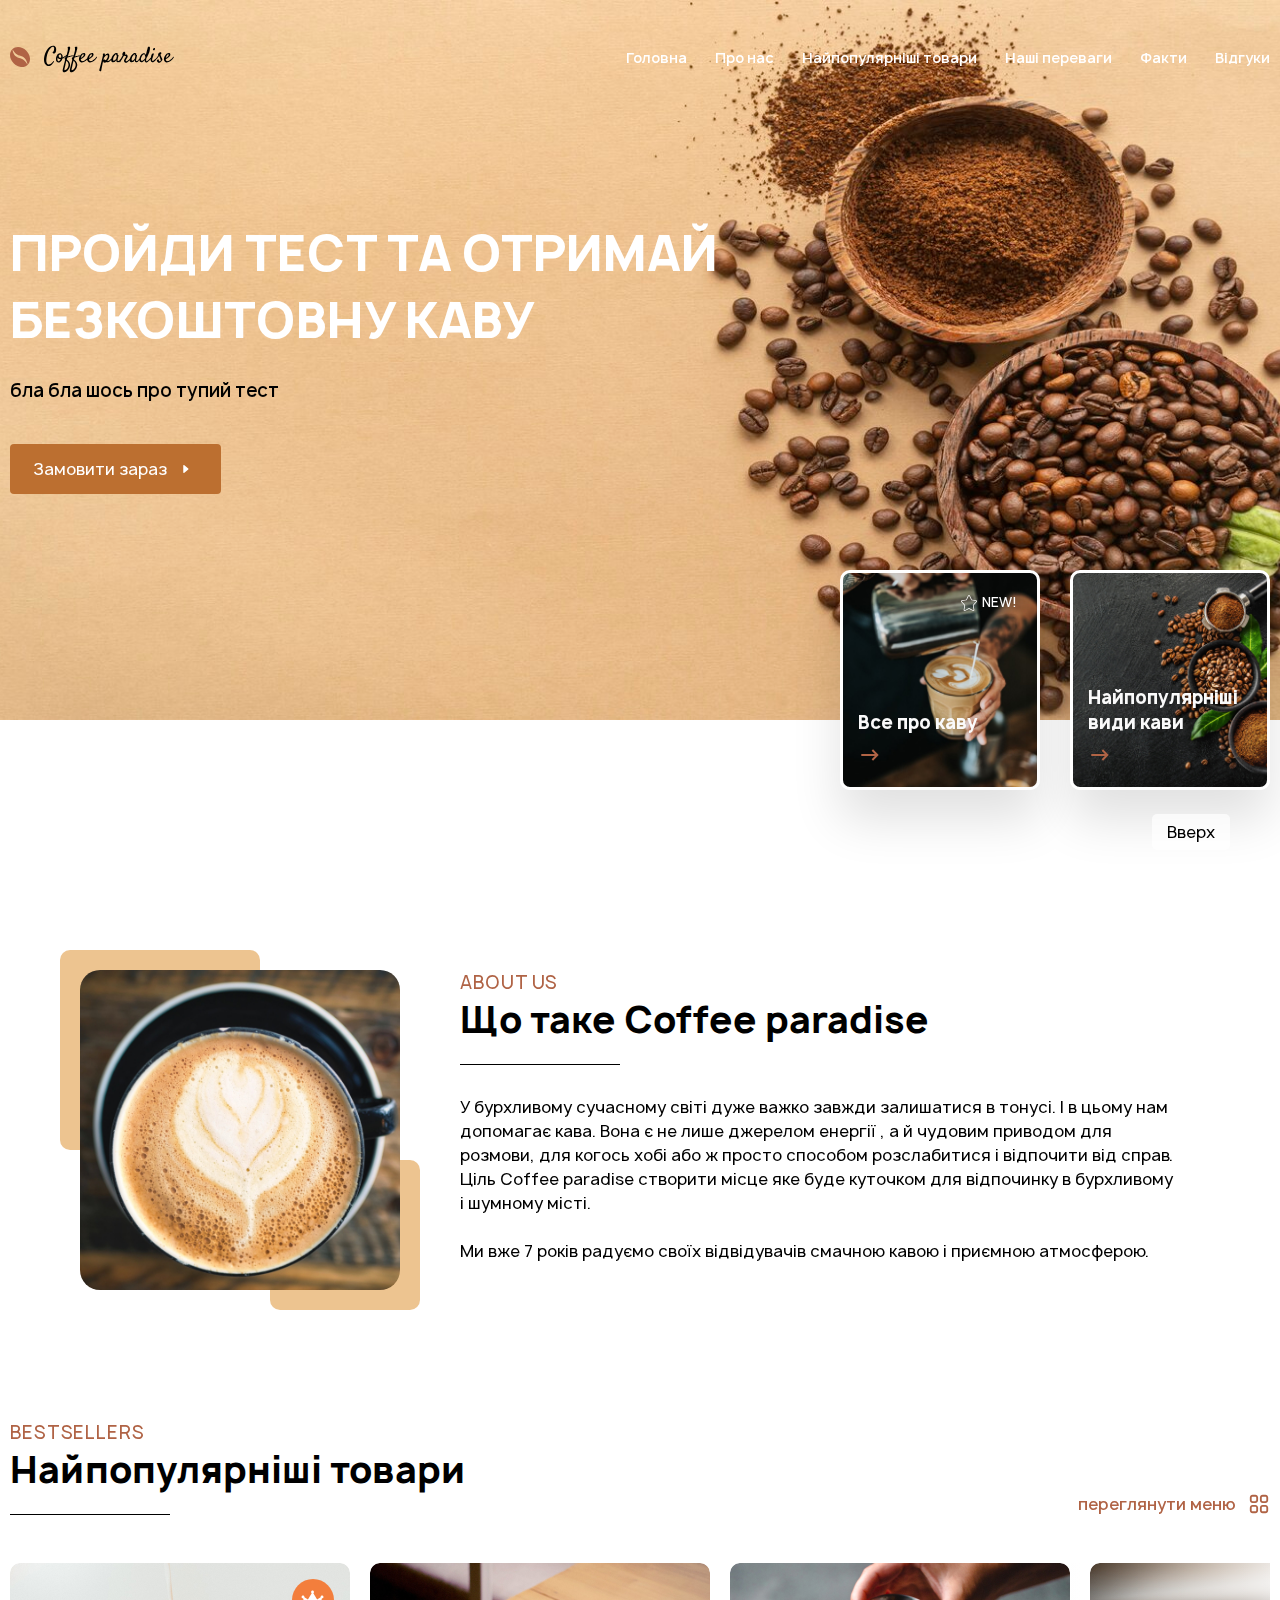
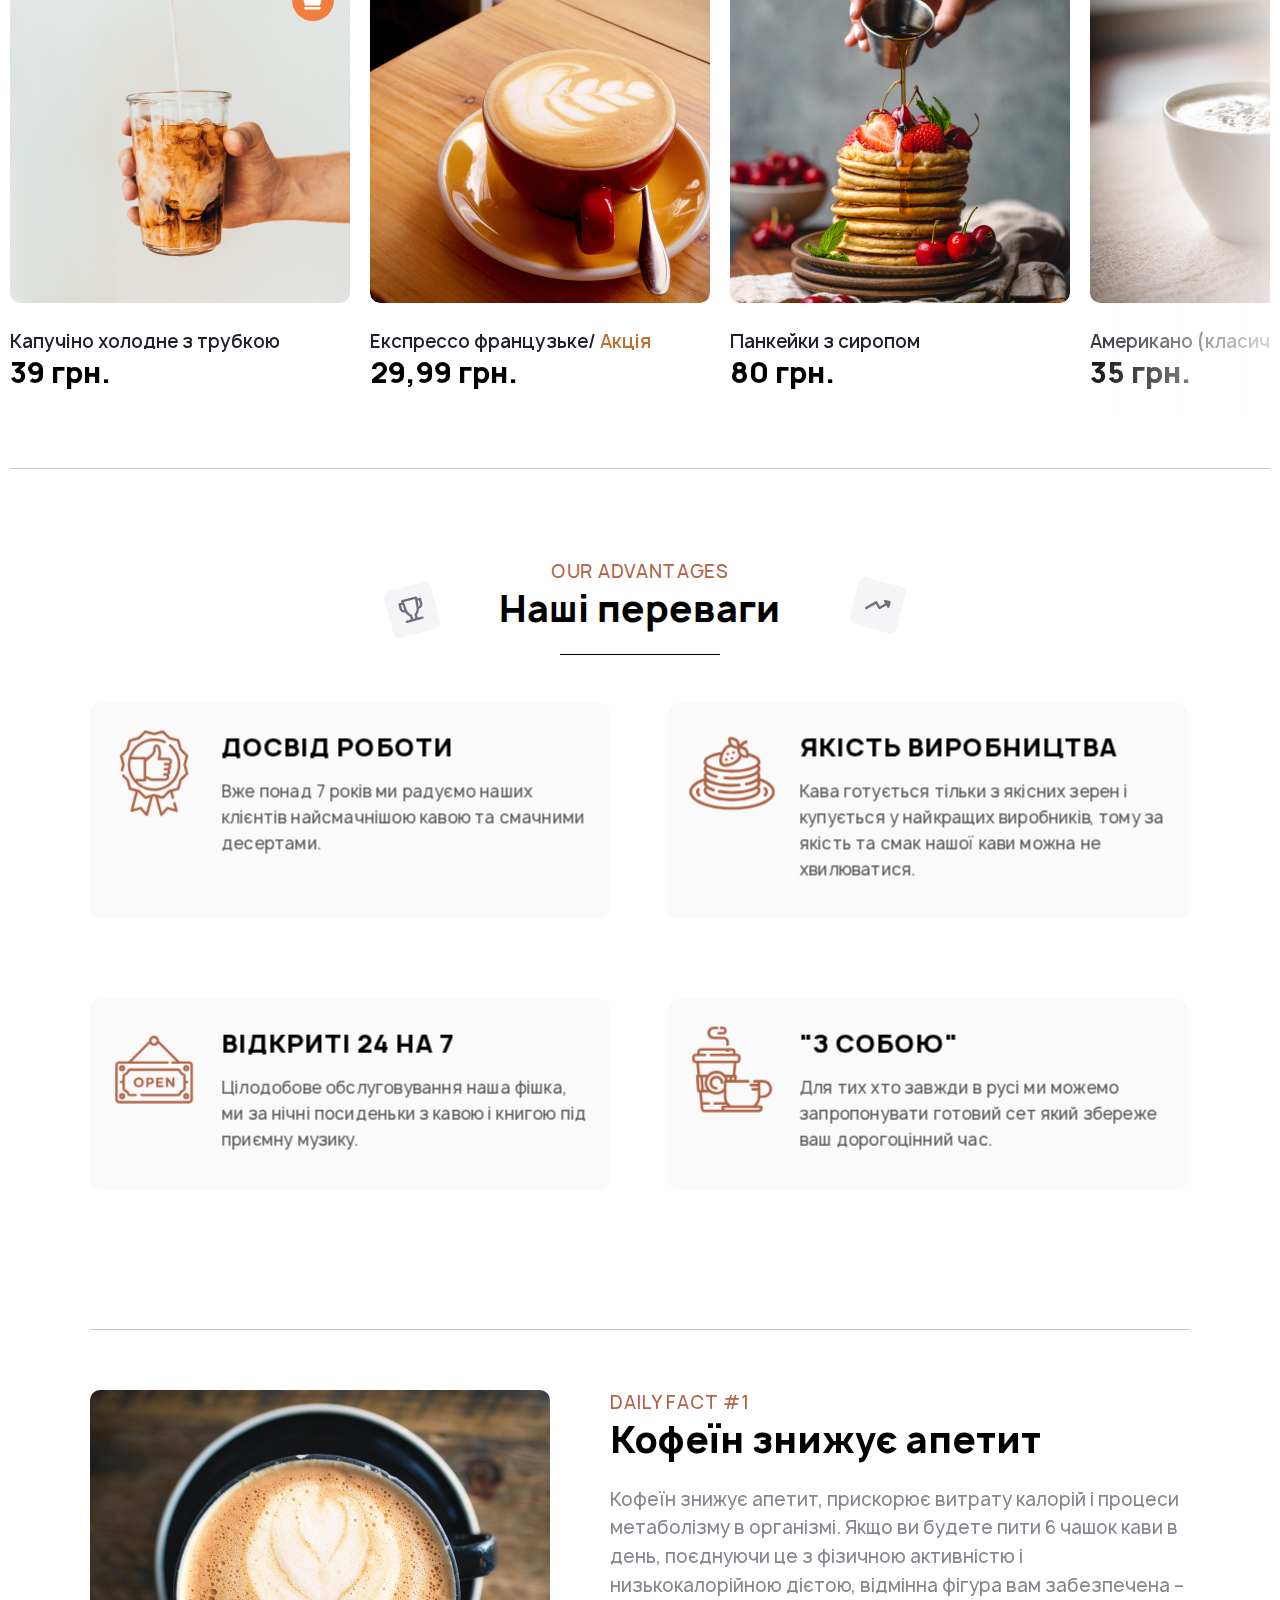
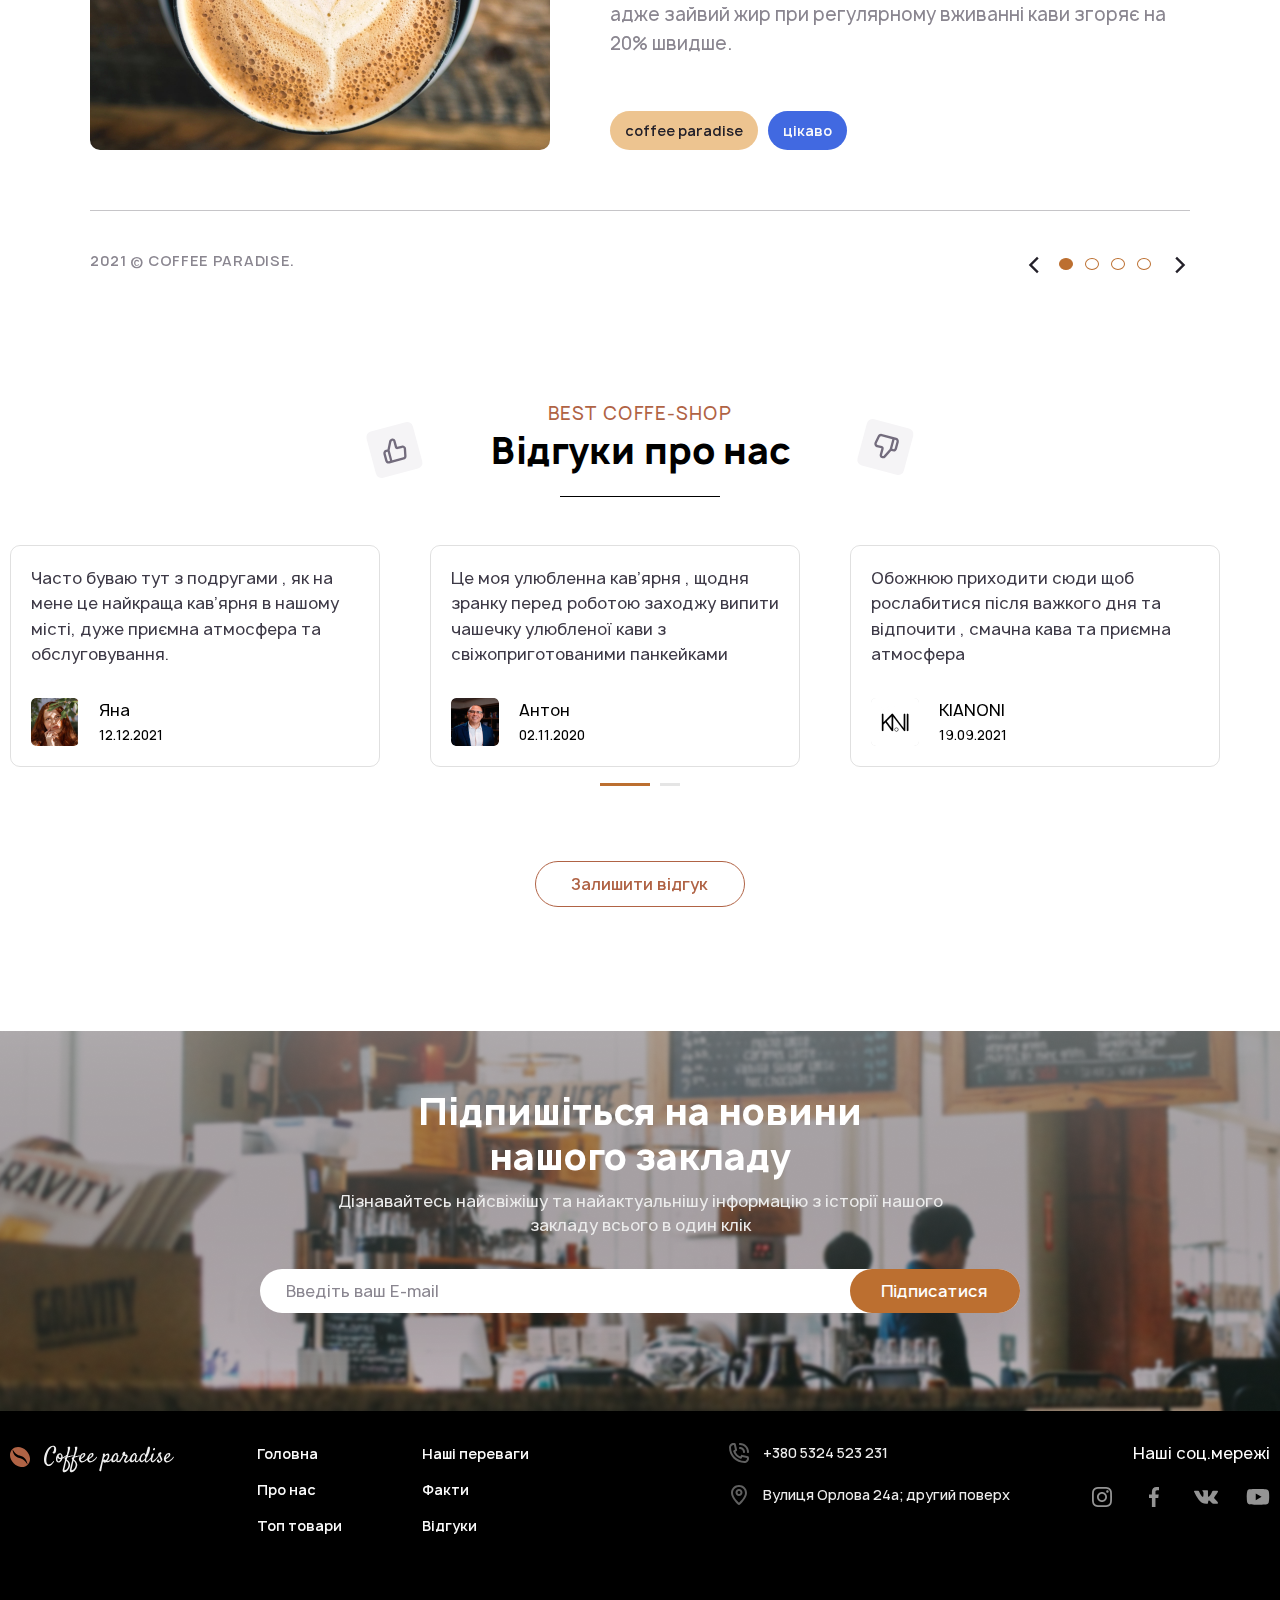
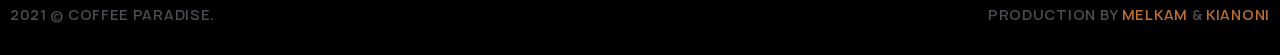
<file: index.html>
<!DOCTYPE html>
<html lang="ua">
<head>
    <meta charset="UTF-8">
    <meta http-equiv="X-UA-Compatible" content="IE=edge">
    <meta name="viewport" content="width=device-width, initial-scale=1.0">
    <title>Coffee Paradise</title>
    
    <link rel="stylesheet" href="css/owl.carousel.min.css">
    <link rel="stylesheet" href="css/style.css">
</head>
<body>
    <header class="header">
        <div class="container header__container">
            <a href="#" class="site__logo">
                <img src="img/icons/logo-dark.svg" alt="logo">
            </a>
            <div class="navbar">
                <div class="navbar__icon">
                    <span></span>
                </div>

                <div class="navbar__body">
                    <ul class="nav">
                        <li class="nav__item">
                            <a data-goto=".hero" href="#" class="nav__link active">Головна</a>
                        </li>
                        <li class="nav__item">
                            <a data-goto=".about" href="#" class="nav__link">Про нас</a>
                        </li>
                        <li class="nav__item">
                            <a data-goto=".bestsellers" href="#" class="nav__link">Найпопулярніші товари</a>
                        </li>
                        <li class="nav__item">
                            <a data-goto=".advantages" href="#" class="nav__link">Наші переваги</a>
                        </li>
                        <li class="nav__item">
                            <a data-goto=".facts" href="#" class="nav__link">Факти</a>
                        </li>
                        <li class="nav__item">
                            <a data-goto=".reviews" href="#" class="nav__link">Відгуки</a>
                        </li>
                    </ul>
                </div>
            </div>
        </div>
        
    </header>

    <section class="hero-section hero" id="hero">
        <div class="container">

            <div class="hero__image">
                <img src="img/coffeebreak.svg" alt="">
            </div>

            <div class="hero__content">
                <div class="hero__text">
                    <h1 class="hero-title">ПРОЙДИ ТЕСТ ТА ОТРИМАЙ БЕЗКОШТОВНУ КАВУ</h1>
                    <p class="hero-subtitle"> бла бла шось про тупий тест </p>
                </div>

                <button class="hero-btn"><a href="quiz.html">Замовити зараз <span><img src="img/icons/menu-down.svg" alt=""></span></a></button>
            </div>
        </div>
    </section>
    
    <section class="widgets">
        <div class="container widgets-container">
            <div class="widgets__group">
                <a href="##">
                    <div class="widget" style="background-image: url(img/widget__img_1.jpg);">
                        <small class="badge-new">
                            <span class="star">
                                <?xml version="1.0" ?>
                                <svg data-name="Livello 1" id="Livello_1" viewBox="0 0 128 128" xmlns="http://www.w3.org/2000/svg"><title/><path d="M125.48,56.91a8.88,8.88,0,0,0-5-15L88.33,37a2.85,2.85,0,0,1-2.15-1.62L72,5.11a8.84,8.84,0,0,0-16,0L41.82,35.4A2.85,2.85,0,0,1,39.67,37L7.52,41.95a8.88,8.88,0,0,0-5,15l23.63,24.3a2.9,2.9,0,0,1,.78,2.47l-5.53,34a8.85,8.85,0,0,0,13,9.19l28.21-15.65a2.81,2.81,0,0,1,2.75,0h0l28.21,15.65a8.85,8.85,0,0,0,13-9.19l-5.53-34a2.89,2.89,0,0,1,.78-2.47ZM95.16,84.65l5.53,34a2.82,2.82,0,0,1-1.18,2.82,2.77,2.77,0,0,1-3,.16L68.29,106h0a8.78,8.78,0,0,0-8.57,0L31.51,121.63a2.78,2.78,0,0,1-3-.16,2.82,2.82,0,0,1-1.18-2.82l5.53-34A8.92,8.92,0,0,0,30.45,77L6.82,52.73a2.84,2.84,0,0,1-.66-2.93,2.79,2.79,0,0,1,2.27-1.92l32.15-4.93a8.84,8.84,0,0,0,6.67-5L61.42,7.65a2.84,2.84,0,0,1,5.16,0l14.17,30.3a8.84,8.84,0,0,0,6.68,5l32.15,4.93a2.79,2.79,0,0,1,2.27,1.92,2.84,2.84,0,0,1-.66,2.93L97.55,77A8.92,8.92,0,0,0,95.16,84.65Z"/></svg>
                            </span>
                            new!
                        </small>
                        <div class="widget__content">
                            <p>Все про каву</p>
                        </div>
                        <div class="arrow">
                            <img src="img/icons/arrow-right.svg" alt="">
                        </div>
                    </div>
                </a>
               <a href="##">
                    <div class="widget" style="background-image: url(img/widget__img_2.jpg);">
                        <div class="widget__content">
                            <p>Найпопулярніші види кави</p>
                        </div>
                        <div class="arrow">
                            <img src="img/icons/arrow-right.svg" alt="">
                        </div>
                    </div>
               </a>
            </div>
        </div>
    </section>

    <section class="about-section" id="about">
        <div class="container">
            <div class="about">
                <div class="about__img">
                    <div class="img__wrap">
                        <img src="img/slider__img_2.jpg" alt="">
                    </div>
                </div>
                <div class="about__content">
                   <div class="section__title">
                        <small class="section-subtitle">about us</small>
                        <h2 class="section-title">Що таке Coffee paradise</h2>
                   </div>
                    
                        <div class="quote-line"></div>
                    
                        У бурхливому сучасному світі дуже важко завжди залишатися в тонусі. І в цьому нам допомагає кава. Вона є не лише джерелом енергії , а й чудовим приводом для розмови, для когось хобі або ж просто способом розслабитися і відпочити від справ. Ціль Coffee paradise створити місце яке буде куточком для відпочинку в бурхливому і шумному місті.
                        <br>
                        <br>
                        Ми вже 7 років радуємо своїх відвідувачів смачною кавою і приємною атмосферою.

                    </div>
                </div>
            </div>
        </div>
    </section>

    <section class="bestsellers-section bestsellers" id="bestsellers">
        <div class="container">
            <div class="bestsellers__title">
                <div class="section__title">
                    <small class="section-subtitle">bestsellers</small>
                    <h2 class="section-title">Найпопулярніші товари</h2>
                </div>
                <a href="##" class="menu-btn">
                    <p>переглянути меню</p>
                    <span><img src="img/icons/ic24-view-boxes.svg" alt=""></span>
                </a>
            </div>

            <div class="bestsellers__carousel">
                <div class="carousel owl-carousel">
                    <div class="carousel__item">
                        <div class="carousel__img hot">
                            <img src="img/bestsellers__img_1.jpg" alt="">
                        </div>
                        <div class="carousel__details details">
                            <h4 class="details__title">Капучіно холодне з трубкою</h4>
                            <h2 class="details__cost">39 грн.</h2>>
                        </div>
                    </div>
                    <div class="carousel__item">
                        <div class="carousel__img">
                            <img src="img/bestsellers__img_2.jpg" alt="">
                        </div>
                        <div class="carousel__details details">
                            <h4 class="details__title">Експрессо французьке/ <span>Акція</span></h4>
                            <h2 class="details__cost">29,99 грн.</>
                        </div>
                    </div>
                    <div class="carousel__item">
                        <div class="carousel__img">
                            <img src="img/bestsellers__img_3.jpg" alt="">
                        </div>
                        <div class="carousel__details details">
                            <h4 class="details__title">Панкейки з сиропом</h4>
                            <h2 class="details__cost">80 грн.</>
                        </div>
                    </div>
                    <div class="carousel__item">
                        <div class="carousel__img">
                            <img src="img/bestsellers__img_4.jpg" alt="">
                        </div>
                        <div class="carousel__details details">
                            <h4 class="details__title">Американо (класичне)</h4>
                            <h2 class="details__cost">35 грн.</>
                        </div>
                    </div>
                    <div class="carousel__item">
                        <div class="carousel__img hot">
                            <img src="img/bestsellers__img_5.jpg" alt="">
                        </div>
                        <div class="carousel__details details">
                            <h4 class="details__title">Смачний круОсан</h4>
                            <h2 class="details__cost">26 грн.</h2>>
                        </div>
                    </div>
                </div>
            </div>
        </div>
    </section>

    
    <section class="advantages-section advantages" id="advantages">
        <div class="container container-1120">
            <div class="section__title __center">
                <div class="section-subtitle">Our advantages</div>
                <div class="section-title">Наші переваги</div>
            </div>
            <div class="advantages-grid grid">
                <div class="grid__item item" data-tilt>
                   <div class="item__icon"><img src="img/icons/quality.svg" alt=""></div>

                    <div class="item__content">
                        <h2 class="item-title">ДОСВІД РОБОТИ</h2>
                        <div class="item-text">
                            Вже понад 7 років ми радуємо наших клієнтів найсмачнішою кавою та смачними десертами.
                        </div>
                    </div>
                </div> 

                <div class="grid__item item" data-tilt>
                    <div class="item__icon"><img src="img/icons/pancakes.svg" alt=""></div>
 
                     <div class="item__content">
                        <h2 class="item-title">Якість виробництва</h2>
                        <div class="item-text">
                            Кава готується тільки з якісних зерен і купується у найкращих виробників, тому за якість та смак нашої кави можна не хвилюватися.           
                        </div>
                     </div>
                 </div> 

                 <div class="grid__item item" data-tilt>
                    <div class="item__icon"><img src="img/icons/open.svg" alt=""></div>
 
                     <div class="item__content">
                         <h2 class="item-title">ВІДКРИТІ 24 НА 7</h2>
                         <div class="item-text">
                            Цілодобове обслуговування наша фішка, ми за нічні посиденьки з кавою і книгою під приємну музику.
                         </div>
                     </div>
                 </div> 

                 <div class="grid__item item" data-tilt>
                    <div class="item__icon"><img src="img/icons/hot-drink.svg" alt=""></div>
 
                     <div class="item__content">
                         <h2 class="item-title">"З СОБОЮ"</h2>
                         <div class="item-text">
                            Для тих хто завжди в русі ми можемо запропонувати готовий сет який збереже ваш дорогоцінний час.
                         </div>
                     </div>
                 </div> 
            </div>
        </div>
    </section>

    <section class="facts-section facts" id="facts">
        <div class="container container-1120">
            <div class="carousel-box">
                <div class="facts-carousel owl-carousel">
                    <div class="facts__item">
                        <div class="facts__img">
                            <img src="img/slider__img_2.jpg" alt="">
                        </div>

                        <div class="facts__content">
                            <div class="section__title">
                                <small class="section-subtitle">daily fact #1</small>
                                <h2 class="section-title">Кофеїн знижує апетит</h2>
                            </div>

                            <div class="facts__text">
                                Кофеїн знижує апетит, прискорює витрату калорій і процеси метаболізму в організмі. Якщо ви будете пити 6 чашок кави в день, поєднуючи це з фізичною активністю і низькокалорійною дієтою, відмінна фігура вам забезпечена – адже зайвий жир при регулярному вживанні кави згоряє на 20% швидше.
                            </div>

                            <div class="facts__badges">
                                <span class="badge cp-badge">coffee paradise</span>
                                <span class="badge int-badge">цікаво</span>
                            </div>
                        </div>
                    </div>

                    <div class="facts__item">
                        <div class="facts__img">
                            <img src="img/slider__img_1.jpg" alt="">
                        </div>

                        <div class="facts__content">
                            <div class="section__title">
                                <small class="section-subtitle">daily fact #2</small>
                                <h2 class="section-title">Кава, насправді, - це вишня</h2>
                            </div>

                            <div class="facts__text">
                                Зерна, з яких ви робите каву - це насправді обсмажені насінини з фрукта, який називають кавова вишня. Якщо таку вишеньку розкусити, всередині ви знайдете дві сплюснуті кісточки-насінини.
                            </div>

                            <div class="facts__badges">
                                <span class="badge int-badge">цікаво</span>
                            </div>
                        </div>
                    </div>

                    <div class="facts__item">
                        <div class="facts__img">
                            <img src="img/slider__img_2.jpg" alt="">
                        </div>

                        <div class="facts__content">
                            <div class="section__title">
                                <small class="section-subtitle">daily fact #3</small>
                                <h2 class="section-title">Каву спочатку називали вином</h2>
                            </div>

                            <div class="facts__text">
                                У XV столітті каву вже вирощували у Ємені. Звідти пішла її перша назва - словом qahwahу Ємені називали вино. Століття потому каву вже знали в Персії, Єгипті, Сирії та Туреччині.
                            </div>

                            <div class="facts__badges">
                                <span class="badge cp-badge">coffee paradise</span>
                                <span class="badge int-badge">цікаво</span>
                            </div>
                        </div>
                    </div>

                    <div class="facts__item">
                        <div class="facts__img">
                            <img src="img/slider__img_1.jpg" alt="">
                        </div>

                        <div class="facts__content">
                            <div class="section__title">
                                <small class="section-subtitle">daily fact #4</small>
                                <h2 class="section-title">Заборонена речовина</h2>
                            </div>

                            <div class="facts__text">
                                Кофеїн – це речовина, заборонена Міжнародним Олімпійським Комітетом. Якщо при контролі в сечі спортсмена буде виявлено вміст більше 12 мікрограм кофеїну в розрахунку на літр, його знімуть зі змагань.       
                            </div>

                            <div class="facts__badges">
                                <span class="badge cp-badge">coffee paradise</span>
                                <span class="badge int-badge">цікаво</span>
                            </div>
                        </div>
                    </div>
                </div>
            </div>
            <div class="facts-bottom">
                <div class="copyright">
                    2021 © COFFEE PARADISE.
                </div>
                <div class="carousel-control">
                    <div class="dots"></div>
                </div>
            </div>
        </div>
    </section>

    <section class="reviews-section reviews" id="reviews">
        <div class="container">
            <div class="section__title __center">
                <small class="section-subtitle">BEST COFFE-SHOP</small>
                <h2 class="section-title">Відгуки про нас</h2>
            </div>

            <div class="reviews-box">
                <div class="reviews-carousel owl-carousel">
                    <div class="reviews__item">
                        <div class="review__text">
                            Часто буваю тут з подругами , як на мене це найкраща кав’ярня в нашому місті, дуже приємна атмосфера та обслуговування.
                        </div>
                        <div class="user">
                            <div class="user__avatar">
                                <img src="img/avatar-1.jpg" alt="">
                            </div>
                            <div class="username">
                                <p>Яна</p>
                                <small>12.12.2021</small>
                            </div>
                        </div>
                    </div>

                    <div class="reviews__item">
                        <div class="review__text">
                            Це моя улюбленна кав’ярня , щодня зранку перед роботою заходжу випити чашечку улюбленої кави з свіжоприготованими панкейками
                        </div>
                        <div class="user">
                            <div class="user__avatar">
                                <img src="img/avatar-2.jpg" alt="">
                            </div>
                            <div class="username">
                                <p>Антон</p>
                                <small>02.11.2020</small>
                            </div>
                        </div>
                    </div>

                    <div class="reviews__item">
                        <div class="review__text">
                            Обожнюю приходити сюди щоб рослабитися після важкого дня та відпочити , смачна кава та приємна атмосфера
                        </div>
                        <div class="user">
                            <div class="user__avatar">
                                <img src="img/avatar-3.jpg" alt="">
                            </div>
                            <div class="username">
                                <p>KIANONI</p>
                                <small>19.09.2021</small>
                            </div>
                        </div>
                    </div>

                    <div class="reviews__item">
                        <div class="review__text">
                            Ну норм.
                        </div>
                        <div class="user">
                            <div class="user__avatar">
                                <img src="img/avatar-4.jpg" alt="">
                            </div>
                            <div class="username">
                                <p>Ярослав</p>
                                <small>24.03.2021</small>
                            </div>
                        </div>
                    </div>

                    <div class="reviews__item">
                        <div class="review__text">
                            Я заговорив українською шоб сказати яка ця кавярня крута. Ця кава варта своїх 300$. wee wee
                        </div>
                        <div class="user">
                            <div class="user__avatar">
                                <img src="img/avatar-5.jpg" alt="">
                            </div>
                            <div class="username">
                                <p>Billy Herrington</p>
                                <small>24.12.2021</small>
                            </div>
                        </div>
                    </div>
                </div>

                <div class="dots-box">
                    <div class="reviews-dots"></div>
                </div>
            </div>

            <div class="add-review-btn">
                <button class="review-btn">Залишити відгук</button>
            </div>
        </div>
    </section>

    <section class="subscribe-section subscribe">
        <div class="container">
            <div class="subscribe__title">Підпишіться на новини нашого закладу</div>
            <div class="subscribe__subtitle">Дізнавайтесь найсвіжішу та найактуальнішу інформацію з історії нашого закладу всього в один клік</div>
            
            <div class="subscribe__form">
                <input type="text" class="subscribe__input" placeholder="Введіть ваш E-mail">
                <button class="subscribe-btn"><p>Підписатися</p> <span><img src="img/icons/paper-plane.svg" alt=""></span></button>
            </div>
        </div>

    </section>

    <footer class="footer">
        <div class="container">

            <div class="footer-content">
                <div class="footer__item first-item">
                    <a href="index.html" class="footer-logo"><img src="img/icons/logo-light.svg" alt=""></a>
                
                    <ul class="footer-nav nav">
                       <li class="nav__item">
                           <a href="" class="nav__link">Головна</a>
                       </li>
                       <li class="nav__item">
                           <a href="" class="nav__link">Про нас</a>
                       </li>
                       <li class="nav__item">
                           <a href="" class="nav__link">Топ товари</a>
                       </li>
                    </ul>

                    <ul class="footer-nav nav">
                        <li class="nav__item">
                            <a href="" class="nav__link">Наші переваги</a>
                        </li>
                        <li class="nav__item">
                            <a href="" class="nav__link">Факти</a>
                        </li>
                        <li class="nav__item">
                            <a href="" class="nav__link">Відгуки</a>
                        </li>
                     </ul>
                </div>

                <div class="footer__item second-item">
                    <div class="contacts">
                        <div class="contacts__item">
                            <span><img src="img/icons/phone-call.svg" alt=""></span>
                            <a href="tel:+380 5324 523 231">+380 5324 523 231</a>
                        </div>
                        <div class="contacts__item">
                            <span><img src="img/icons/pin.svg" alt=""></span>
                            Вулиця Орлова 24а; другий поверх
                        </div>
                    </div>

                    <div class="social">
                        <p>Наші соц.мережі</p>
                        <ul class="social-links">
                            <li class="social__item">
                                <a href="##" class="social__link">
                                    <svg width="24" height="24" viewBox="0 0 24 24" fill="none" xmlns="http://www.w3.org/2000/svg">
                                        <path fill-rule="evenodd" clip-rule="evenodd" d="M10.8251 2H13.1739C14.8492 2.00379 15.2338 2.01855 16.1227 2.0591C17.1871 2.10765 17.9141 2.27672 18.5502 2.52396C19.2079 2.77949 19.7656 3.12144 20.3216 3.6774C20.8775 4.2334 21.2195 4.79111 21.475 5.44873C21.7222 6.08484 21.8913 6.81182 21.9399 7.87626C21.9869 8.90737 21.9992 9.25998 22 11.7357V12.2633C21.9992 14.739 21.9869 15.0916 21.9399 16.1227C21.8913 17.1871 21.7222 17.9141 21.475 18.5502C21.2195 19.2079 20.8775 19.7656 20.3216 20.3216C19.7656 20.8775 19.2079 21.2195 18.5502 21.475C17.9141 21.7222 17.1871 21.8913 16.1227 21.9399C15.0916 21.9869 14.739 21.9992 12.2633 22H11.7357C9.25998 21.9992 8.90737 21.9869 7.87626 21.9399C6.81182 21.8913 6.08484 21.7222 5.44873 21.475C4.79111 21.2195 4.2334 20.8775 3.6774 20.3216C3.12144 19.7656 2.77949 19.2079 2.52396 18.5502C2.27672 17.9141 2.10765 17.1871 2.0591 16.1227C2.01855 15.2338 2.00379 14.8492 2 13.1739V10.8251C2.00379 9.1498 2.01855 8.76515 2.0591 7.87626C2.10765 6.81182 2.27672 6.08484 2.52396 5.44873C2.77949 4.79111 3.12144 4.2334 3.6774 3.6774C4.2334 3.12144 4.79111 2.77949 5.44873 2.52396C6.08484 2.27672 6.81182 2.10765 7.87626 2.0591C8.76515 2.01855 9.1498 2.00379 10.8251 2H13.1739H10.8251ZM12.733 3.80115H11.2659C9.25858 3.80324 8.90746 3.81583 7.9584 3.85914C6.98335 3.9036 6.45383 4.06651 6.10144 4.20347C5.63464 4.38489 5.3015 4.60159 4.95157 4.95157C4.60159 5.3015 4.38489 5.63464 4.20347 6.10144C4.06651 6.45383 3.9036 6.98335 3.85914 7.9584C3.81583 8.90746 3.80324 9.25858 3.80115 11.2659V12.733C3.80324 14.7404 3.81583 15.0915 3.85914 16.0406C3.9036 17.0156 4.06651 17.5451 4.20347 17.8975C4.38489 18.3643 4.60163 18.6975 4.95157 19.0474C5.3015 19.3974 5.63464 19.6141 6.10144 19.7955C6.45383 19.9324 6.98335 20.0954 7.9584 20.1398C9.0128 20.1879 9.32902 20.1981 11.9995 20.1981C14.6699 20.1981 14.9862 20.1879 16.0406 20.1398C17.0156 20.0954 17.5451 19.9324 17.8975 19.7955C18.3643 19.6141 18.6975 19.3974 19.0474 19.0474C19.3974 18.6975 19.6141 18.3643 19.7955 17.8975C19.9324 17.5451 20.0954 17.0156 20.1398 16.0406C20.1879 14.986 20.1981 14.6697 20.1981 11.9995C20.1981 9.32922 20.1879 9.01292 20.1398 7.9584C20.0954 6.98335 19.9324 6.45383 19.7955 6.10144C19.6141 5.63464 19.3974 5.3015 19.0474 4.95157C18.6975 4.60159 18.3643 4.38489 17.8975 4.20347C17.5451 4.06651 17.0156 3.9036 16.0406 3.85914C15.0915 3.81583 14.7404 3.80324 12.733 3.80115ZM11.9995 6.9992C14.7611 6.9992 16.9998 9.23788 16.9998 11.9995C16.9998 14.7611 14.7611 16.9998 11.9995 16.9998C9.23788 16.9998 6.9992 14.7611 6.9992 11.9995C6.9992 9.23788 9.23788 6.9992 11.9995 6.9992ZM11.9995 8.75368C10.2069 8.75368 8.75368 10.2069 8.75368 11.9995C8.75368 13.7921 10.2069 15.2453 11.9995 15.2453C13.7921 15.2453 15.2453 13.7921 15.2453 11.9995C15.2453 10.2069 13.7921 8.75368 11.9995 8.75368ZM17.4164 5.33244C18.1068 5.33244 18.6665 5.89213 18.6665 6.58253C18.6665 7.27293 18.1068 7.83258 17.4164 7.83258C16.7261 7.83258 16.1664 7.27293 16.1664 6.58253C16.1664 5.89213 16.7261 5.33244 17.4164 5.33244Z" fill="#949494"/>
                                    </svg>
                                </a>
                            </li>
                             <li class="social__item">
                                <a href="##" class="social__link">
                                    <svg width="24" height="24" viewBox="0 0 24 24" fill="none" xmlns="http://www.w3.org/2000/svg">
                                        <path fill-rule="evenodd" clip-rule="evenodd" d="M15.1742 5.32031H17V2.14062C16.6856 2.09766 15.6023 2 14.3409 2C11.7083 2 9.9053 3.65625 9.9053 6.69922V9.5H7V13.0547H9.9053V22H13.4659V13.0547H16.2538L16.697 9.5H13.4659V7.05078C13.4659 6.02344 13.7424 5.32031 15.1742 5.32031Z" fill="#949494"/>
                                    </svg>                                        
                                </a>
                            </li>
                            <li class="social__item">
                                <a href="##" class="social__link">
                                    <svg width="24" height="24" viewBox="0 0 24 24" fill="none" xmlns="http://www.w3.org/2000/svg">
                                        <g clip-path="url(#clip0)">
                                        <path fill-rule="evenodd" clip-rule="evenodd" d="M20.6554 13.8447C21.4515 14.6219 22.2918 15.3532 23.0058 16.2089C23.3212 16.5891 23.6199 16.9815 23.8483 17.4228C24.172 18.05 23.8788 18.7403 23.3163 18.7778L19.82 18.7762C18.9182 18.851 18.1988 18.488 17.5939 17.8714C17.1098 17.3784 16.6615 16.8536 16.1961 16.3439C16.0052 16.1355 15.8055 15.9395 15.5669 15.7846C15.0896 15.4747 14.6753 15.5696 14.4025 16.0674C14.1247 16.5737 14.0617 17.1344 14.0344 17.6987C13.997 18.522 13.7481 18.7384 12.9211 18.7761C11.1537 18.8595 9.47629 18.5921 7.91806 17.7005C6.54426 16.9145 5.47894 15.8048 4.5517 14.5486C2.74634 12.1025 1.36379 9.41458 0.121208 6.65137C-0.158487 6.02882 0.0460603 5.69464 0.732957 5.68281C1.87358 5.66065 3.01405 5.66223 4.15601 5.68123C4.61959 5.68802 4.92649 5.95391 5.10549 6.39187C5.7226 7.90925 6.47771 9.35291 7.42553 10.6911C7.67794 11.0473 7.93532 11.4036 8.30184 11.6543C8.7073 11.932 9.01602 11.84 9.20677 11.3883C9.32781 11.1019 9.3808 10.7934 9.40808 10.4867C9.49845 9.43137 9.51035 8.37788 9.35186 7.32629C9.25455 6.66998 8.88488 6.24512 8.23 6.12092C7.89582 6.0576 7.94558 5.93325 8.10738 5.7425C8.38842 5.41352 8.65274 5.20874 9.17964 5.20874H13.1311C13.7532 5.33152 13.8913 5.61097 13.9765 6.23692L13.9799 10.6262C13.9731 10.8685 14.1009 11.5876 14.5374 11.7479C14.8867 11.8621 15.117 11.5827 15.3265 11.3612C16.2726 10.357 16.9479 9.17036 17.5511 7.94158C17.8188 7.40128 18.049 6.84015 18.2721 6.2795C18.4373 5.86347 18.6967 5.65876 19.1653 5.66783L22.9684 5.67122C23.0811 5.67122 23.1952 5.67287 23.3044 5.69156C23.9453 5.80078 24.1209 6.07645 23.923 6.70224C23.6111 7.68405 23.0043 8.50224 22.411 9.32421C21.7768 10.2018 21.0985 11.0493 20.4696 11.9321C19.8917 12.7382 19.9376 13.1445 20.6554 13.8447Z" fill="#949494"/>
                                        </g>
                                        <defs>
                                        <clipPath id="clip0">
                                        <rect width="24" height="24" fill="white"/>
                                        </clipPath>
                                        </defs>
                                    </svg>
                                </a>
                            </li>

                            <li class="social__item">
                                <a href="##" class="social__link">
                                    <svg width="24" height="24" viewBox="0 0 24 24" fill="none" xmlns="http://www.w3.org/2000/svg">
                                        <path d="M22.7747 6.37619C22.5154 5.41228 21.7554 4.65244 20.7916 4.39288C19.0309 3.91113 11.988 3.91113 11.988 3.91113C11.988 3.91113 4.94536 3.91113 3.18466 4.37462C2.23943 4.6339 1.46091 5.41241 1.20163 6.37619C0.738281 8.13675 0.738281 11.7879 0.738281 11.7879C0.738281 11.7879 0.738281 15.4575 1.20163 17.1996C1.46118 18.1634 2.22089 18.9233 3.1848 19.1828C4.9639 19.6647 11.9883 19.6647 11.9883 19.6647C11.9883 19.6647 19.0309 19.6647 20.7916 19.2012C21.7555 18.9418 22.5154 18.182 22.7749 17.2182C23.2381 15.4575 23.2381 11.8065 23.2381 11.8065C23.2381 11.8065 23.2567 8.13675 22.7747 6.37619ZM9.7457 15.161V8.41484L15.6022 11.7879L9.7457 15.161Z" fill="#949494"/>
                                    </svg>                                        
                                </a>
                            </li>
                        </ul>
                    </div>
                </div>
                
            </div>

            <div class="copyright">
                <p>2021 © COFFEE PARADISE.</p>
                <p>PRODUCTION BY <a href="https://www.instagram.com/mel._.kam/">MELKAM</a> & <a href="https://github.com/kianonii/">KIANONI</a></p>
            </div>
        </div>
    </footer>

    <div class="review-popup">
        <div class="popup">
            <button class="close-btn"><img src="img/icons/cancel.svg" alt=""></button>
            <div class="popup__img">
                <h2>Залиште відгук і допоможіть Coffee Paradise стати краще!</h2>

                <img src="img/undraw_Online_re_x00h.svg" alt="">
            </div>
            <div class="popup__body">
                <h2 class="popup-title">Залиште свій відгук</h2>

                <div class="review-form">
                    <label for="username"><h3>Як вас звуть?</h3></label>
                    <input type="text" class="username" autocomplete="name">
                    
                    <label for="reviewText"><h3>Що ви про нас думаєте?</h3></label>
                    <textarea id="reviewText" cols="30" rows="10"></textarea>

                    <button class="submit">Надіслати <span><img src="img/icons/paper-plane.svg" alt=""></span></button>
                </div>
            </div>
        </div>
    </div>

    <button class="back-to-top" title="Вверх">Вверх</button>

    <script src="js/jquery-3.6.0.min.js"></script>
    <script src="js/vanilla-tilt.min.js"></script>
    <script src="js/owl.carousel.min.js"></script>
    <script src="js/main.js"></script>
</body>
</html>
</file>
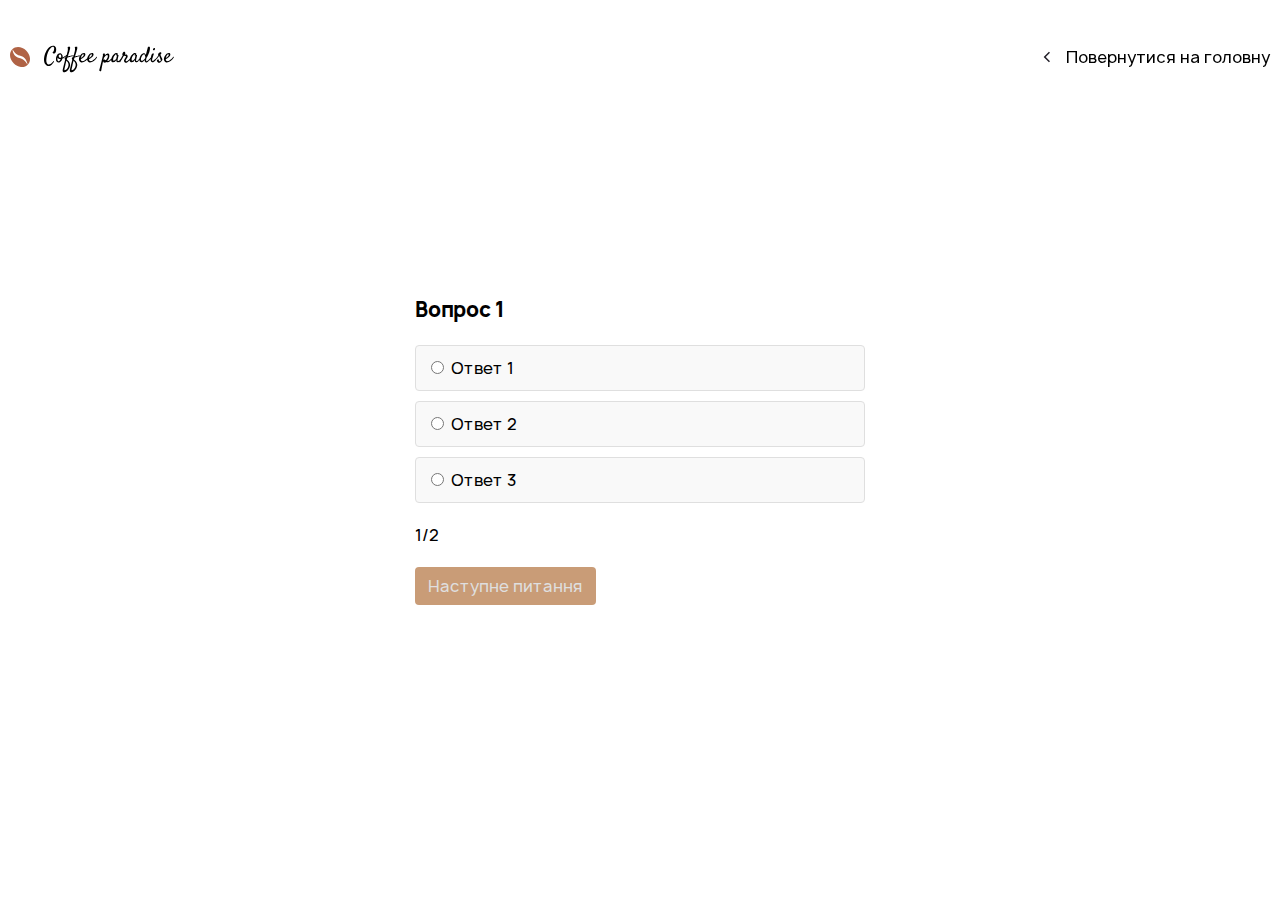
<file: quiz.html>
<!DOCTYPE html>
<html lang="en">
  <head>
    <meta charset="UTF-8" />
    <meta http-equiv="X-UA-Compatible" content="IE=edge" />
    <meta name="viewport" content="width=device-width, initial-scale=1.0" />
    <title>Quiz</title>
    <link rel="stylesheet" href="css/style.css" />
  </head>
  <body>
    <header class="header" style="z-index: 1000">
      <div class="container header__container">
        <a href="#" class="site__logo">
          <img src="img/icons/logo-dark.svg" alt="logo" />
        </a>
        <div class="navbar">
          <div class="navbar__icon">
            <span></span>
          </div>

          <div class="navbar__body">
            <ul class="nav">
              <li class="nav__item">
                <a href="index.html" class="go-home-link"
                  ><img src="img/icons/prev.svg" alt="" /> Повернутися на
                  головну</a
                >
              </li>
            </ul>
          </div>
        </div>
      </div>
    </header>

    <section class="quiz-section">
      <div class="quiz" id="quiz">
        <div class="quiz__questions questions" id="questions">
        </div>

        <div class="quiz__indicator" id="indicator">1/10</div>

        <div class="quiz__results results" id="results">
        </div>

        <div class="quiz__controls">
          <button class="quiz__btn-next" id="button-next" disabled>
            Наступне питання
          </button>
        </div>
      </div>
    </section>

    <script src="js/quiz.js"></script>
    <script src="js/main.js"></script>
  </body>
</html>
</file>
<file: css/style.css>
@charset "UTF-8";
.header {
  -webkit-transition: 0.5s;
  transition: 0.5s;
  padding: 40px 0px 40px 0px;
  background-color: transparent;
  position: fixed;
  left: 0;
  top: 0;
  width: 100%;
}

@media screen and (max-width: 768px) {
  .header {
    position: fixed;
    left: 0;
    top: 0;
    width: 100% !important;
    background: #F2D6B1;
    padding: 10px 0;
    z-index: 100 !important;
  }
}

.header .header__container {
  display: -webkit-box;
  display: -ms-flexbox;
  display: flex;
  -webkit-box-align: center;
      -ms-flex-align: center;
          align-items: center;
  -webkit-box-pack: justify;
      -ms-flex-pack: justify;
          justify-content: space-between;
}

.header .site__logo {
  font-size: 24px;
  z-index: 5;
}

.header .navbar .navbar__icon {
  display: none;
}

@media screen and (max-width: 767px) {
  .header .navbar .navbar__icon {
    display: block;
    position: relative;
    width: 25px;
    height: 25px;
    z-index: 5;
    cursor: pointer;
  }
  .header .navbar .navbar__icon span {
    -webkit-transition: 0.2s;
    transition: 0.2s;
    position: absolute;
    top: 50%;
    left: 0;
    width: 100%;
    height: 2px;
    -webkit-transform: translate(0, -50%);
            transform: translate(0, -50%);
    background: #000;
    border-radius: 3px;
  }
  .header .navbar .navbar__icon::before {
    -webkit-transition: 0.2s;
    transition: 0.2s;
    content: '';
    position: absolute;
    top: 0;
    left: 0;
    width: 100%;
    height: 2px;
    background: #000;
    border-radius: 3px;
  }
  .header .navbar .navbar__icon::after {
    -webkit-transition: 0.2s;
    transition: 0.2s;
    content: '';
    position: absolute;
    bottom: 0;
    left: 0;
    width: 100%;
    height: 2px;
    background: #000;
    border-radius: 3px;
  }
}

.header .navbar .navbar__icon._active span {
  opacity: 0;
}

.header .navbar .navbar__icon._active::before {
  top: 50%;
  -webkit-transform: translate(0, -50%) rotate(-45deg);
          transform: translate(0, -50%) rotate(-45deg);
}

.header .navbar .navbar__icon._active::after {
  bottom: 50%;
  -webkit-transform: translate(0, 50%) rotate(45deg);
          transform: translate(0, 50%) rotate(45deg);
}

@media screen and (max-width: 767px) {
  .header .navbar .navbar__body {
    -webkit-transition: left .3s ease 0s;
    transition: left .3s ease 0s;
    position: fixed;
    top: 0;
    left: -100%;
    width: 100%;
    height: 100%;
    background-color: #F2D6B1;
    border-bottom: 1px solid rgba(36, 32, 32, 0.5);
    padding: 50px 0px 0px 0px;
  }
  .header .navbar .navbar__body._active {
    left: 0;
  }
  .header .navbar .navbar__body .nav__item {
    width: 100%;
    padding: 20px !important;
    border-bottom: 1px solid #000;
  }
  .header .navbar .navbar__body .nav__item:first-child {
    border-top: 1px solid #000;
  }
  .header .navbar .navbar__body .nav__link {
    font-weight: 800 !important;
    text-transform: uppercase;
    color: black !important;
  }
  .header .navbar .navbar__body .nav__link::before {
    display: none;
  }
}

@media screen and (min-width: 767px) {
  .header .navbar .navbar__body .nav {
    display: -webkit-box;
    display: -ms-flexbox;
    display: flex;
  }
}

.header .navbar .navbar__body .nav .nav__item {
  padding: 5px 0;
  margin-right: 28px;
}

.header .navbar .navbar__body .nav .nav__item:last-child {
  margin-right: 0;
}

.header .navbar .navbar__body .nav .nav__item .nav__link {
  -webkit-transition: color 0.2s;
  transition: color 0.2s;
  font-weight: 600;
  font-size: 14px;
  line-height: 140%;
  color: #fff;
  position: relative;
  padding: 5px 0;
}

.header .navbar .navbar__body .nav .nav__item .nav__link::before {
  -webkit-transition: -webkit-transform 0.2s ease-in-out;
  transition: -webkit-transform 0.2s ease-in-out;
  transition: transform 0.2s ease-in-out;
  transition: transform 0.2s ease-in-out, -webkit-transform 0.2s ease-in-out;
  content: '';
  position: absolute;
  width: 100%;
  height: 1px;
  left: 0;
  bottom: 0;
  background-color: #BC6F30;
  -webkit-transform: scaleX(0);
          transform: scaleX(0);
}

.header .navbar .navbar__body .nav .nav__item .nav__link:hover {
  color: #fff;
}

.header .navbar .navbar__body .nav .nav__item .nav__link:hover::before {
  -webkit-transform: scaleX(1);
          transform: scaleX(1);
}

.header.scrolled {
  position: fixed;
  left: 0;
  top: 0;
  width: 100%;
  z-index: 50;
  padding: 10px 0px 10px 0px;
  background-color: #F2D6B1;
}

.header.scrolled .navbar .navbar__body .nav__item .nav__link {
  color: #3D3946;
}

.header.scrolled .navbar .navbar__body .nav__item .nav__link:hover {
  color: #000000;
}

body {
  font-family: 'Manrope';
}

body._lock {
  overflow: hidden;
}

@font-face {
  font-family: 'Manrope';
  src: url("../fonts/Manrope-Medium.woff2");
  font-style: normal;
  font-weight: 500;
}

@font-face {
  font-family: 'Manrope';
  src: url("../fonts/Manrope-Semibold.woff2");
  font-style: normal;
  font-weight: 600;
}

@font-face {
  font-family: 'Manrope';
  src: url("../fonts/Manrope-ExtraBold.woff2");
  font-style: normal;
  font-weight: 800;
}

.section__title {
  margin: 0px 0px 48px 0px;
}

@media screen and (max-width: 768px) {
  .section__title {
    margin: 0px 0px 35px 0px;
  }
}

.section__title .section-title {
  font-weight: 800;
  font-size: 36px;
  line-height: 140%;
  position: relative;
  padding: 0px 0px 20px 0px;
  z-index: -1;
}

.section__title .section-title::before {
  position: absolute;
  content: '';
  bottom: 0;
  left: 0;
  width: 160px;
  height: 1px;
  background-color: #000;
}

@media screen and (max-width: 768px) {
  .section__title .section-title {
    font-size: 28px;
    line-height: 125%;
  }
}

.section__title .section-subtitle {
  font-weight: 500;
  font-size: 18px;
  line-height: 25px;
  letter-spacing: 0.05em;
  text-transform: uppercase;
  color: #B06345;
}

@media screen and (max-width: 768px) {
  .section__title .section-subtitle {
    font-size: 14px;
  }
}

.section__title.__center {
  display: -webkit-box;
  display: -ms-flexbox;
  display: flex;
  -webkit-box-orient: vertical;
  -webkit-box-direction: normal;
      -ms-flex-direction: column;
          flex-direction: column;
  -webkit-box-align: center;
      -ms-flex-align: center;
          align-items: center;
}

.section__title.__center .section-title::before {
  left: 50%;
  -webkit-transform: translateX(-50%);
          transform: translateX(-50%);
}

.container {
  max-width: 1320px;
  margin: 0 auto;
  padding: 0 10px;
}

.container.container-1120 {
  max-width: 1120px;
}

::-moz-selection {
  background-color: #EDC490;
  color: #fff;
}

::selection {
  background-color: #EDC490;
  color: #fff;
}

::-webkit-scrollbar {
  width: 7px;
}

::-webkit-scrollbar-track {
  background-color: transparent;
}

::-webkit-scrollbar-thumb {
  background-color: rgba(0, 0, 0, 0.3);
  border-radius: 3px;
}

.nav__link {
  -webkit-transition: color 0.2s;
  transition: color 0.2s;
  font-weight: 600;
  font-size: 14px;
  line-height: 140%;
  color: #fff;
  position: relative;
  padding: 5px 0;
}

.go-home-link {
  color: #000;
  display: -webkit-box;
  display: -ms-flexbox;
  display: flex;
  -webkit-box-align: center;
      -ms-flex-align: center;
          align-items: center;
}

.go-home-link img {
  width: 18px;
  margin-right: 10px;
}

.carousel-control {
  display: -webkit-box;
  display: -ms-flexbox;
  display: flex;
  -webkit-box-align: center;
      -ms-flex-align: center;
          align-items: center;
}

.carousel-control .dots {
  display: -webkit-box;
  display: -ms-flexbox;
  display: flex;
  -webkit-box-align: center;
      -ms-flex-align: center;
          align-items: center;
  margin: 0 15px;
}

.carousel-control .dots button.owl-dot {
  -webkit-transition: 0.2s ease-in-out;
  transition: 0.2s ease-in-out;
  width: 12px;
  height: 12px;
  border-radius: 50% !important;
  background: none;
  border: 1px solid #BC6F30;
  position: relative;
  outline: none;
}

.carousel-control .dots button.owl-dot:not(:last-child) {
  margin: 0px 12px 0px 0px;
}

.carousel-control .dots button.owl-dot.active {
  background: #BC6F30;
}

.carousel-control .owl-prev, .carousel-control .owl-next {
  background: none;
  border: none;
}

.carousel-control .owl-prev img, .carousel-control .owl-next img {
  width: 24px;
}

.back-to-top {
  -webkit-transition: 0.2s;
  transition: 0.2s;
  display: none;
}

@media screen and (min-width: 768px) {
  .back-to-top {
    position: fixed;
    right: 50px;
    bottom: 50px;
    display: -webkit-box;
    display: -ms-flexbox;
    display: flex;
    -webkit-box-align: center;
        -ms-flex-align: center;
            align-items: center;
    background-color: rgba(255, 255, 255, 0.7);
    -webkit-box-pack: center;
        -ms-flex-pack: center;
            justify-content: center;
    padding: 6px 15px;
    border: none;
    border-radius: 5px;
    z-index: 1;
  }
}

.back-to-top:hover {
  background-color: #fff;
}

.back-to-top img {
  margin: 0px 0px 0px 10px;
  -webkit-transform: rotate(-90deg);
          transform: rotate(-90deg);
  width: 18px;
}

@media screen and (max-width: 768px) {
  .back-to-top {
    display: none !important;
  }
}

/* Указываем box sizing */
*,
*::before,
*::after {
  -webkit-box-sizing: border-box;
          box-sizing: border-box;
}

/* Убираем внутренние отступы */
ul[class],
ol[class] {
  padding: 0;
}

/* Убираем внешние отступы */
body,
h1,
h2,
h3,
h4,
p,
ul[class],
ol[class],
li,
figure,
figcaption,
blockquote,
dl,
dd {
  margin: 0;
}

/* Выставляем основные настройки по-умолчанию для body */
body {
  min-height: 100vh;
  scroll-behavior: smooth;
  text-rendering: optimizeSpeed;
  line-height: 1.5;
}

/* Удаляем стандартную стилизацию для всех ul и il, у которых есть атрибут class*/
ul[class],
ol[class] {
  list-style: none;
}

/* Элементы a, у которых нет класса, сбрасываем до дефолтных стилей */
a:not([class]) {
  text-decoration-skip-ink: auto;
}

/* Упрощаем работу с изображениями */
img {
  max-width: 100%;
  display: block;
}

/* Указываем понятную периодичность в потоке данных у article*/
article > * + * {
  margin-top: 1em;
}

/* Наследуем шрифты для инпутов и кнопок */
input,
button,
textarea,
select {
  font: inherit;
}

/* Удаляем все анимации и переходы для людей, которые предпочитай их не использовать */
@media (prefers-reduced-motion: reduce) {
  * {
    -webkit-animation-duration: 0.01ms !important;
            animation-duration: 0.01ms !important;
    -webkit-animation-iteration-count: 1 !important;
            animation-iteration-count: 1 !important;
    -webkit-transition-duration: 0.01ms !important;
            transition-duration: 0.01ms !important;
    scroll-behavior: auto !important;
  }
}

a {
  text-decoration: none;
}

button {
  cursor: pointer;
}

.footer {
  min-width: 220px;
  background-color: #000;
  padding: 30px 0;
  color: #fff;
}

.footer .footer-content {
  display: -webkit-box;
  display: -ms-flexbox;
  display: flex;
  -webkit-box-pack: justify;
      -ms-flex-pack: justify;
          justify-content: space-between;
  min-height: 84px;
  margin: 0px 0px 56px 0px;
}

@media screen and (max-width: 768px) {
  .footer .footer-content {
    -webkit-box-orient: vertical;
    -webkit-box-direction: normal;
        -ms-flex-direction: column;
            flex-direction: column;
    margin: 0px 0px 20px 0px;
  }
}

.footer .footer-content .first-item {
  display: -webkit-box;
  display: -ms-flexbox;
  display: flex;
  margin: 0px 0px 12px 0px;
}

.footer .footer-content .first-item .footer-logo {
  margin: 0px 83px 0px 0px;
}

.footer .footer-content .first-item .footer-nav:not(:last-child) {
  margin: 0px 80px 0px 0px;
}

.footer .footer-content .first-item .footer-nav .nav__item:not(:last-child) {
  margin-bottom: 12px;
}

.footer .footer-content .first-item .footer-nav .nav__link {
  color: #fafafa;
  padding: 0px;
}

@media screen and (max-width: 768px) {
  .footer .footer-content .first-item {
    -webkit-box-orient: vertical;
    -webkit-box-direction: normal;
        -ms-flex-direction: column;
            flex-direction: column;
    position: relative;
    padding: 0px 0px 18px 0px;
  }
  .footer .footer-content .first-item .footer-nav {
    margin: 0 !important;
  }
  .footer .footer-content .first-item .footer-nav .nav__item {
    margin: 12px 0px;
  }
  .footer .footer-content .first-item::before {
    content: '';
    position: absolute;
    bottom: 0;
    left: 0;
    width: 90%;
    height: 1px;
    background: #4F4C53;
  }
}

.footer .footer-content .second-item {
  display: -webkit-box;
  display: -ms-flexbox;
  display: flex;
}

.footer .footer-content .second-item .contacts {
  margin: 0px 80px 0px 0px;
}

.footer .footer-content .second-item .contacts__item, .footer .footer-content .second-item .contacts a {
  display: -webkit-box;
  display: -ms-flexbox;
  display: flex;
  -webkit-box-align: center;
      -ms-flex-align: center;
          align-items: center;
  font-weight: 500;
  font-size: 14px;
  line-height: 160%;
  color: #eeeeee;
}

.footer .footer-content .second-item .contacts__item:not(:last-child), .footer .footer-content .second-item .contacts a:not(:last-child) {
  margin: 0px 0px 18px 0px;
}

.footer .footer-content .second-item .contacts__item span, .footer .footer-content .second-item .contacts a span {
  margin: 0px 12px 0px 0px;
}

.footer .footer-content .second-item .social {
  display: -webkit-box;
  display: -ms-flexbox;
  display: flex;
  -webkit-box-orient: vertical;
  -webkit-box-direction: normal;
      -ms-flex-direction: column;
          flex-direction: column;
  -webkit-box-align: end;
      -ms-flex-align: end;
          align-items: flex-end;
}

.footer .footer-content .second-item .social p {
  margin: 0px 0px 20px 0px;
}

.footer .footer-content .second-item .social-links {
  display: -webkit-box;
  display: -ms-flexbox;
  display: flex;
}

.footer .footer-content .second-item .social-links .social__item:not(:last-child) {
  margin: 0px 28px 0px 0px;
}

@media screen and (max-width: 768px) {
  .footer .footer-content .second-item .social-links .social__item:not(:last-child) {
    margin: 0px 18px 0px 0px;
  }
}

.footer .footer-content .second-item .social-links .social__item:hover .social__link svg {
  -webkit-transition: 0.2s;
  transition: 0.2s;
}

.footer .footer-content .second-item .social-links .social__item:hover .social__link svg path {
  fill: #BC6F30;
}

@media screen and (max-width: 768px) {
  .footer .footer-content .second-item {
    -webkit-box-orient: vertical;
    -webkit-box-direction: reverse;
        -ms-flex-direction: column-reverse;
            flex-direction: column-reverse;
    position: relative;
    padding: 0px 0px 18px 0px;
  }
  .footer .footer-content .second-item .contacts {
    margin: 0px 0px 12px 0px;
  }
  .footer .footer-content .second-item .social {
    -webkit-box-align: start;
        -ms-flex-align: start;
            align-items: flex-start;
    margin: 0px 0px 20px 0px;
  }
  .footer .footer-content .second-item .social p {
    font-size: 14px;
  }
  .footer .footer-content .second-item .social .social__item :not(:last-child) {
    margin: 0px 18px 0px 0px;
  }
  .footer .footer-content .second-item::before {
    content: '';
    position: absolute;
    bottom: 0;
    left: 0;
    width: 90%;
    height: 1px;
    background: #4F4C53;
  }
}

.footer .copyright {
  display: -webkit-box;
  display: -ms-flexbox;
  display: flex;
  -webkit-box-pack: justify;
      -ms-flex-pack: justify;
          justify-content: space-between;
  font-weight: 600;
  font-size: 14px;
  line-height: 140%;
  letter-spacing: 0.05em;
  color: #4F4C53;
}

.footer .copyright a {
  color: #BC6F30;
}

@media screen and (max-width: 768px) {
  .footer .copyright {
    -webkit-box-orient: vertical;
    -webkit-box-direction: normal;
        -ms-flex-direction: column;
            flex-direction: column;
  }
}

.quiz-section {
  height: 100%;
  width: 100%;
  display: -webkit-box;
  display: -ms-flexbox;
  display: flex;
  -webkit-box-pack: center;
      -ms-flex-pack: center;
          justify-content: center;
  -webkit-box-align: center;
      -ms-flex-align: center;
          align-items: center;
  position: absolute;
  top: 0;
  left: 0;
}

.quiz {
  width: 450px;
}

.quiz .quiz__questions, .quiz .quiz__indicator, .quiz .results__questions {
  margin: 0px 0px 20px 0px;
}

.quiz .questions__item-question {
  margin: 0px 0px 20px 0px;
  font-size: 20px;
  font-weight: 700;
}

.quiz .questions__item-answers li {
  width: 100%;
  padding: 10px;
  margin: 0px 0px 10px 0px;
  background-color: rgba(223, 223, 223, 0.2);
  border: 1px solid #dfdfdf;
  border-radius: 4px;
}

.quiz .questions__item-answers li:hover {
  background-color: rgba(223, 223, 223, 0.4);
}

.quiz .quiz__results {
  display: none;
}

.quiz .results__item {
  margin: 0px 0px 20px 0px;
}

.quiz .results__item-question {
  margin: 0px 0px 20px 0px;
  font-size: 20px;
  font-weight: 700;
}

.quiz .results__item-answers li {
  width: 100%;
  padding: 10px;
  margin: 0px 0px 10px 0px;
  background-color: rgba(223, 223, 223, 0.2);
  border: 1px solid #dfdfdf;
  border-radius: 4px;
}

.quiz .questins-hidden,
.quiz .indicator-hidden,
.quiz .btnNext-hidden {
  display: none;
}

.quiz .results-visible {
  display: block;
}

.answer--invalid {
  background-color: #c0392b20 !important;
}

.answer--valid {
  background-color: #27ae6020 !important;
}

.quiz__btn-next {
  padding: 7px 13px;
  border-radius: 4px;
  border: none;
  background-color: #BC6F30;
  color: #fff;
}

.quiz__btn-next:disabled {
  background-color: #c99c77;
  color: #dfdfdf;
}

.hero-section {
  background: url(../img/hero__bg.jpg) no-repeat;
  background-position: center;
  background-size: cover;
  padding: 220px 0px 206px 0px;
  min-height: 720px;
}

@media screen and (max-width: 768px) {
  .hero-section {
    background: #EDC490;
    padding: 70px 0px 10px 0px;
  }
}

.hero-section .hero__image {
  display: none;
}

@media screen and (max-width: 768px) {
  .hero-section .hero__image {
    display: block;
    width: 100%;
    margin: 0;
    border-radius: 10px;
    overflow: hidden;
    margin: 0px 0px 25px 0px;
  }
  .hero-section .hero__image img {
    -o-object-fit: cover;
       object-fit: cover;
  }
}

@media screen and (max-width: 768px) {
  .hero-section .hero__content {
    text-align: center;
  }
}

.hero-section .hero__content .hero__text {
  max-width: 798px;
  width: 100%;
  margin: 0px 0px 40px 0px;
}

.hero-section .hero__content .hero__text .hero-title {
  font-weight: 800;
  font-size: 48px;
  line-height: 140%;
  color: #fff;
  margin: 0px 0px 24px 0px;
}

@media screen and (max-width: 768px) {
  .hero-section .hero__content .hero__text .hero-title {
    font-size: 28px;
  }
}

.hero-section .hero__content .hero__text .hero-subtitle {
  max-width: 605px;
  font-weight: 600;
  font-size: 18px;
  line-height: 140%;
  color: #000;
}

.hero-section .hero__content .hero-btn {
  -webkit-transition: 0.2s;
  transition: 0.2s;
  display: -webkit-box;
  display: -ms-flexbox;
  display: flex;
  padding: 12px 23px 12px 22px;
  background-color: #BC6F30;
  border-radius: 4px;
  -webkit-box-pack: center;
      -ms-flex-pack: center;
          justify-content: center;
  -webkit-box-align: center;
      -ms-flex-align: center;
          align-items: center;
  color: #fff;
  border: 1px solid transparent;
}

.hero-section .hero__content .hero-btn a {
  color: #fff;
  display: -webkit-box;
  display: -ms-flexbox;
  display: flex;
  -webkit-box-align: center;
      -ms-flex-align: center;
          align-items: center;
}

.hero-section .hero__content .hero-btn span {
  margin: 0px 0px 0px 8px;
}

.hero-section .hero__content .hero-btn:hover {
  border: 1px solid #BC6F30;
  background-color: transparent;
}

@media screen and (max-width: 768px) {
  .hero-section .hero__content .hero-btn {
    display: none;
  }
}

.widgets {
  margin: -150px 0px 150px 0px;
}

@media screen and (max-width: 768px) {
  .widgets {
    margin: -10% 0px 0px 0px;
  }
}

.widgets .widgets-container {
  display: -webkit-box;
  display: -ms-flexbox;
  display: flex;
  -webkit-box-pack: end;
      -ms-flex-pack: end;
          justify-content: flex-end;
}

@media screen and (max-width: 768px) {
  .widgets .widgets-container {
    -webkit-box-pack: center;
        -ms-flex-pack: center;
            justify-content: center;
  }
}

.widgets__group {
  display: -webkit-box;
  display: -ms-flexbox;
  display: flex;
}

@media screen and (max-width: 768px) {
  .widgets__group {
    -webkit-box-orient: vertical;
    -webkit-box-direction: normal;
        -ms-flex-direction: column;
            flex-direction: column;
  }
}

.widgets__group a {
  margin: 0px 0px 10px 0px;
}

@media screen and (min-width: 768px) {
  .widgets__group a:not(:last-child) {
    margin: 0px 30px 0px 0px;
  }
}

.widgets__group .widget {
  -webkit-transition: 0.2s;
  transition: 0.2s;
  width: 200px;
  height: 220px;
  border: 1px solid #000;
  border-radius: 10px;
  overflow: hidden;
  border: 3px solid #FFFFFF;
  -webkit-box-shadow: 0px 30px 50px rgba(0, 0, 0, 0.12);
          box-shadow: 0px 30px 50px rgba(0, 0, 0, 0.12);
  background-repeat: no-repeat;
  background-position: center;
  background-size: cover;
  position: relative;
  padding: 15px 35px 15px 15px;
}

.widgets__group .widget .badge-new {
  position: absolute;
  top: 20px;
  right: 20px;
  text-transform: uppercase;
  display: -webkit-box;
  display: -ms-flexbox;
  display: flex;
  -webkit-box-align: center;
      -ms-flex-align: center;
          align-items: center;
  color: #fff;
}

.widgets__group .widget .badge-new .star {
  width: 16px;
  height: 16px;
  margin: 0px 5px 0px 0px;
}

.widgets__group .widget .badge-new .star svg path {
  fill: #fff;
}

.widgets__group .widget .widget__content {
  display: -webkit-box;
  display: -ms-flexbox;
  display: flex;
  height: 80%;
  color: #FAFAFA;
  -webkit-box-align: end;
      -ms-flex-align: end;
          align-items: flex-end;
  margin: 0px 0px 8px 0px;
  font-weight: 800;
  font-size: 18px;
  line-height: 140%;
}

.widgets__group .widget .arrow {
  position: relative;
  -webkit-transition: 0.2s;
  transition: 0.2s;
}

.widgets__group .widget:hover .arrow {
  -webkit-transform: translateX(10%);
          transform: translateX(10%);
}

@media screen and (max-width: 768px) {
  .widgets__group .widget {
    width: 100%;
    min-height: 88px;
    height: 100%;
    display: -webkit-box;
    display: -ms-flexbox;
    display: flex;
    -webkit-box-align: center;
        -ms-flex-align: center;
            align-items: center;
    -webkit-box-pack: justify;
        -ms-flex-pack: justify;
            justify-content: space-between;
    border: none;
    margin: 0;
    position: static;
  }
  .widgets__group .widget .badge-new {
    display: none;
  }
  .widgets__group .widget .widget__content {
    display: -webkit-box;
    display: -ms-flexbox;
    display: flex;
    font-weight: 800;
    font-size: 18px;
    line-height: 140%;
    -webkit-box-align: center;
        -ms-flex-align: center;
            align-items: center;
  }
  .widgets__group .widget .arrow {
    display: none;
  }
}

.about-section {
  padding: 20px 0px 10px 0px;
  margin: 0px 0px 110px 0px;
}

@media screen and (max-width: 768px) {
  .about-section {
    padding: 80px 0px 10px 0px;
    margin: 0px 0px 70px 0px;
  }
}

.about-section .about {
  max-width: 1120px;
  margin: 0 auto;
  display: -webkit-box;
  display: -ms-flexbox;
  display: flex;
}

@media screen and (max-width: 768px) {
  .about-section .about {
    -webkit-box-orient: vertical;
    -webkit-box-direction: normal;
        -ms-flex-direction: column;
            flex-direction: column;
    -webkit-box-align: center;
        -ms-flex-align: center;
            align-items: center;
  }
}

.about-section .about .about__img {
  width: 320px;
  height: 320px;
  margin: 0px 60px 0px 0px;
  position: relative;
}

.about-section .about .about__img::before {
  content: '';
  position: absolute;
  bottom: -20px;
  right: -20px;
  width: 150px;
  height: 150px;
  background-color: #EDC490;
  border-radius: 10px;
  z-index: -1;
}

.about-section .about .about__img::after {
  content: '';
  position: absolute;
  top: -20px;
  left: -20px;
  width: 200px;
  height: 200px;
  background-color: #EDC490;
  border-radius: 10px;
  z-index: -1;
}

@media screen and (max-width: 768px) {
  .about-section .about .about__img {
    width: 100%;
    height: 230px;
    margin: 0px 0px 25px 0px;
    position: static;
  }
  .about-section .about .about__img::before {
    display: none;
  }
  .about-section .about .about__img::after {
    display: none;
  }
}

.about-section .about .about__img .img__wrap {
  width: 100%;
  height: 100%;
  overflow: hidden;
  border-radius: 20px;
}

@media screen and (max-width: 768px) {
  .about-section .about .about__img .img__wrap {
    border-radius: 10px;
  }
}

.about-section .about .about__img .img__wrap img {
  width: 100%;
  height: 100%;
  -o-object-fit: cover;
     object-fit: cover;
}

.about-section .about .about__content {
  max-width: 720px;
  width: 100%;
}

.about-section .about .about__content .section__title {
  margin: 0px 0px 30px 0px;
}

.about-section .about .about__content .about__text {
  display: -webkit-box;
  display: -ms-flexbox;
  display: flex;
}

.about-section .about .about__content .about__text .quote-line {
  display: block;
  height: 100px;
  width: 1px;
  background: #000;
  margin: 0px 20px 0px 0px;
}

.bestsellers-section {
  padding: 10px 0px 0px 0px;
  margin: 0px 0px 80px 0px;
}

.bestsellers-section .bestsellers__title {
  display: -webkit-box;
  display: -ms-flexbox;
  display: flex;
  -webkit-box-align: end;
      -ms-flex-align: end;
          align-items: flex-end;
  -webkit-box-pack: justify;
      -ms-flex-pack: justify;
          justify-content: space-between;
}

.bestsellers-section .bestsellers__title .section__title {
  display: -webkit-box;
  display: -ms-flexbox;
  display: flex;
  -webkit-box-orient: vertical;
  -webkit-box-direction: normal;
      -ms-flex-direction: column;
          flex-direction: column;
  -webkit-box-pack: end;
      -ms-flex-pack: end;
          justify-content: flex-end;
  margin: 0px 0px 0px 0px;
}

@media screen and (max-width: 768px) {
  .bestsellers-section .bestsellers__title .section__title {
    -webkit-box-pack: baseline;
        -ms-flex-pack: baseline;
            justify-content: baseline;
  }
}

.bestsellers-section .bestsellers__title .menu-btn {
  display: -webkit-box;
  display: -ms-flexbox;
  display: flex;
  -webkit-box-align: center;
      -ms-flex-align: center;
          align-items: center;
  font-weight: 600;
  font-size: 16px;
  line-height: 22px;
  color: #B06345;
}

.bestsellers-section .bestsellers__title .menu-btn span {
  display: -webkit-box;
  display: -ms-flexbox;
  display: flex;
  -webkit-box-align: center;
      -ms-flex-align: center;
          align-items: center;
  margin-left: 12px;
}

@media screen and (max-width: 768px) {
  .bestsellers-section .bestsellers__title .menu-btn {
    display: none;
  }
}

.bestsellers-section .bestsellers__carousel {
  border-bottom: 1px solid #C6C5C8;
  padding: 48px 0;
}

.bestsellers-section .bestsellers__carousel .carousel {
  position: relative;
}

@media screen and (max-width: 768px) {
  .bestsellers-section .bestsellers__carousel .carousel {
    position: static;
  }
}

.bestsellers-section .bestsellers__carousel .carousel::before {
  content: '';
  position: absolute;
  right: -1px;
  top: 0;
  width: 200px;
  height: 100%;
  z-index: 5;
  background: -webkit-gradient(linear, right top, left top, color-stop(-21.75%, #FFFFFF), to(rgba(255, 255, 255, 0)));
  background: linear-gradient(270deg, #FFFFFF -21.75%, rgba(255, 255, 255, 0) 100%);
}

@media screen and (max-width: 768px) {
  .bestsellers-section .bestsellers__carousel .carousel::before {
    display: none;
  }
}

.bestsellers-section .bestsellers__carousel .carousel .carousel__item {
  width: 340px;
  height: 433px;
  margin: 0;
}

@media screen and (max-width: 768px) {
  .bestsellers-section .bestsellers__carousel .carousel .carousel__item {
    width: 100%;
  }
}

.bestsellers-section .bestsellers__carousel .carousel .carousel__item .carousel__img {
  width: 340px;
  height: 340px;
  border-radius: 10px;
  overflow: hidden;
  margin-bottom: 26px;
}

@media screen and (max-width: 768px) {
  .bestsellers-section .bestsellers__carousel .carousel .carousel__item .carousel__img {
    width: 100%;
  }
}

.bestsellers-section .bestsellers__carousel .carousel .carousel__item .carousel__img img {
  width: 100%;
  height: 100%;
  -o-object-fit: cover;
     object-fit: cover;
}

.bestsellers-section .bestsellers__carousel .carousel .carousel__item .carousel__img.hot {
  position: relative;
}

.bestsellers-section .bestsellers__carousel .carousel .carousel__item .carousel__img.hot::before {
  content: '';
  position: absolute;
  width: 42px;
  height: 42px;
  right: 16px;
  top: 16px;
  background: url(../img/icons/Crown.svg);
  background-position: center;
}

.bestsellers-section .bestsellers__carousel .carousel .carousel__item .details .details__title {
  font-weight: 600;
  font-size: 18px !important;
  line-height: 25px;
  color: #232029;
}

.bestsellers-section .bestsellers__carousel .carousel .carousel__item .details .details__title span {
  color: #BC6F30;
}

.bestsellers-section .bestsellers__carousel .carousel .carousel__item .details .details__cost {
  font-weight: 800;
  font-size: 28px !important;
  line-height: 38px;
  color: #000000;
}

.advantages {
  padding: 10px 0px 0px 0px;
  margin: 0px 0px 130px 0px;
}

@media screen and (max-width: 768px) {
  .advantages {
    margin: 0px 0px 80px 0px;
  }
}

.advantages .container .section__title .section-subtitle {
  position: relative;
  z-index: -1;
}

.advantages .container .section__title .section-subtitle::before {
  position: absolute;
  content: url(../img/icons/Trophy.svg);
  left: -100%;
  top: 40%;
}

@media screen and (max-width: 768px) {
  .advantages .container .section__title .section-subtitle::before {
    left: -95%;
    top: 30%;
  }
}

.advantages .container .section__title .section-subtitle::after {
  position: absolute;
  content: url(../img/icons/Trending.svg);
  right: -100%;
  top: 65%;
}

@media screen and (max-width: 768px) {
  .advantages .container .section__title .section-subtitle::after {
    right: -85%;
    top: 65%;
  }
}

@media screen and (max-width: 768px) {
  .advantages .container .section__title .section-subtitle::before, .advantages .container .section__title .section-subtitle::after {
    display: none;
  }
}

.advantages .container .advantages-grid {
  display: -ms-grid;
  display: grid;
  width: 100%;
  height: 100%;
  -ms-grid-columns: (1fr)[2];
      grid-template-columns: repeat(2, 1fr);
  gap: 80px 56px;
}

@media screen and (max-width: 768px) {
  .advantages .container .advantages-grid {
    -ms-grid-columns: (100%)[1];
        grid-template-columns: repeat(1, 100%);
    gap: 30px 30px;
  }
}

.advantages .container .advantages-grid .item {
  padding: 29px 26px 37px 26px;
  max-width: 520px;
  display: -webkit-box;
  display: -ms-flexbox;
  display: flex;
  border-radius: 10px;
  background-color: #FAFAFA;
  -webkit-transform-style: preserve-3d;
          transform-style: preserve-3d;
  -webkit-transform: perspective(1000px);
          transform: perspective(1000px);
}

.advantages .container .advantages-grid .item__icon {
  margin: 0px 24px 0px 0px;
  -webkit-transform: translateZ(20px);
          transform: translateZ(20px);
}

.advantages .container .advantages-grid .item__content {
  max-width: 360px;
  -webkit-transform: translateZ(20px);
          transform: translateZ(20px);
}

.advantages .container .advantages-grid .item__content .item-title {
  font-weight: 700;
  font-size: 24px;
  line-height: 140%;
  letter-spacing: 0.03em;
  text-transform: uppercase;
  margin-bottom: 14px;
}

.advantages .container .advantages-grid .item__content .item-text {
  font-style: normal;
  font-weight: 500;
  font-size: 16px;
  line-height: 160%;
  color: #5A585F;
}

@media screen and (max-width: 768px) {
  .advantages .container .advantages-grid .item {
    -webkit-box-orient: vertical;
    -webkit-box-direction: normal;
        -ms-flex-direction: column;
            flex-direction: column;
    -webkit-box-align: center;
        -ms-flex-align: center;
            align-items: center;
    text-align: center;
    z-index: -1;
  }
  .advantages .container .advantages-grid .item__icon {
    margin: 0px 0px 15px 0px;
  }
  .advantages .container .advantages-grid .item__content .item-title {
    font-size: 21px;
    line-height: 140%;
  }
  .advantages .container .advantages-grid .item__content .item-text {
    font-size: 14px;
  }
}

.advantages .container .advantages-grid .item:hover {
  -webkit-transform: scale(1.07);
          transform: scale(1.07);
  background-color: #fff;
  -webkit-box-shadow: 0px 30px 50px rgba(0, 0, 0, 0.12);
          box-shadow: 0px 30px 50px rgba(0, 0, 0, 0.12);
}

.facts {
  padding: 10px 0px 0px 0px;
  margin: 0px 0px 114px 0px;
}

.facts .carousel-box {
  padding: 60px 0px 60px 0px;
  margin: 0px 0px 40px 0px;
  border-top: 1px solid #C6C5C8;
  border-bottom: 1px solid #C6C5C8;
}

@media screen and (max-width: 786px) {
  .facts .carousel-box {
    padding: 35px 0px 35px 0px;
    margin: 0px 0px 20px 0px;
  }
}

.facts .carousel-box .facts-carousel {
  z-index: -1 !important;
}

@media screen and (max-width: 768px) {
  .facts .carousel-box .facts-carousel {
    z-index: 1 !important;
  }
}

.facts .carousel-box .facts-carousel .facts__item {
  width: 100%;
  display: -webkit-box;
  display: -ms-flexbox;
  display: flex;
}

@media screen and (max-width: 768px) {
  .facts .carousel-box .facts-carousel .facts__item {
    -webkit-box-orient: vertical;
    -webkit-box-direction: normal;
        -ms-flex-direction: column;
            flex-direction: column;
  }
}

.facts .carousel-box .facts-carousel .facts__item .facts__img {
  width: 480px;
  height: 360px;
  overflow: hidden;
  border-radius: 10px;
  margin: 0px 60px 0px 0px;
}

@media screen and (max-width: 768px) {
  .facts .carousel-box .facts-carousel .facts__item .facts__img {
    width: 100%;
    height: 260px;
    margin: 0px 0px 30px 0px;
    position: relative;
  }
}

.facts .carousel-box .facts-carousel .facts__item .facts__img img {
  width: 100%;
  height: 100%;
  -o-object-fit: cover;
     object-fit: cover;
}

.facts .carousel-box .facts-carousel .facts__item .facts__content {
  position: relative;
  max-width: 580px;
}

.facts .carousel-box .facts-carousel .facts__item .facts__content .section__title {
  margin: 0px 0px 20px 0px;
}

.facts .carousel-box .facts-carousel .facts__item .facts__content .section__title .section-title {
  padding: 0;
}

.facts .carousel-box .facts-carousel .facts__item .facts__content .section__title .section-title::before {
  width: 0px;
}

.facts .carousel-box .facts-carousel .facts__item .facts__content .facts__text {
  font-weight: 500;
  font-size: 18px;
  line-height: 160%;
  color: #8A8690;
}

.facts .carousel-box .facts-carousel .facts__item .facts__content .facts__badges {
  position: absolute;
  bottom: 0;
  left: 0;
  display: -webkit-box;
  display: -ms-flexbox;
  display: flex;
}

.facts .carousel-box .facts-carousel .facts__item .facts__content .facts__badges .badge {
  display: block;
  font-size: 14px;
  font-weight: 600;
  line-height: 140%;
  margin: 0px 10px 0px 0px;
  padding: 10px 15px;
  border-radius: 30px;
}

.facts .carousel-box .facts-carousel .facts__item .facts__content .facts__badges .badge.cp-badge {
  background: #EDC490;
  color: #232029;
}

.facts .carousel-box .facts-carousel .facts__item .facts__content .facts__badges .badge.int-badge {
  background-color: royalblue;
  color: #fafafa;
}

@media screen and (max-width: 768px) {
  .facts .carousel-box .facts-carousel .facts__item .facts__content .facts__badges {
    display: none;
  }
}

.facts .facts-bottom {
  display: -webkit-box;
  display: -ms-flexbox;
  display: flex;
  -webkit-box-pack: justify;
      -ms-flex-pack: justify;
          justify-content: space-between;
}

.facts .facts-bottom .copyright {
  font-weight: 600;
  font-size: 14px;
  line-height: 140%;
  letter-spacing: 0.05em;
  color: #8A8690;
}

.facts .facts-bottom .carousel-control {
  display: -webkit-box;
  display: -ms-flexbox;
  display: flex;
}

.facts .facts-bottom .carousel-control .owl-prev, .facts .facts-bottom .carousel-control .owl-next {
  width: 24px;
}

.facts .facts-bottom .carousel-control .owl-prev span, .facts .facts-bottom .carousel-control .owl-next span {
  font-size: 0;
}

.facts .facts-bottom .carousel-control .owl-prev {
  background: url(../img/icons/prev.svg);
}

.facts .facts-bottom .carousel-control .owl-next {
  background: url(../img/icons/next.svg);
}

@media screen and (max-width: 786px) {
  .facts .facts-bottom {
    -webkit-box-orient: vertical;
    -webkit-box-direction: reverse;
        -ms-flex-direction: column-reverse;
            flex-direction: column-reverse;
    -webkit-box-align: center;
        -ms-flex-align: center;
            align-items: center;
    -webkit-box-pack: center;
        -ms-flex-pack: center;
            justify-content: center;
  }
  .facts .facts-bottom .copyright {
    display: none;
  }
}

.reviews {
  padding: 10px 0px 0px 0px;
}

.reviews .container .section__title .section-subtitle {
  position: relative;
  z-index: -1;
}

.reviews .container .section__title .section-subtitle::before {
  position: absolute;
  content: url(../img/icons/like.svg);
  left: -100%;
  top: 75%;
}

@media screen and (max-width: 768px) {
  .reviews .container .section__title .section-subtitle::before {
    left: -85%;
    top: 75%;
  }
}

.reviews .container .section__title .section-subtitle::after {
  position: absolute;
  content: url(../img/icons/dislike.svg);
  right: -100%;
  top: 65%;
}

@media screen and (max-width: 768px) {
  .reviews .container .section__title .section-subtitle::after {
    right: -85%;
    top: 65%;
  }
}

@media screen and (max-width: 768px) {
  .reviews .container .section__title .section-subtitle::before, .reviews .container .section__title .section-subtitle::after {
    display: none;
  }
}

.reviews .container .reviews-box {
  padding: 0px 0px 70px 0px;
}

@media screen and (max-width: 768px) {
  .reviews .container .reviews-box {
    padding: 0px 0px 30px 0px;
  }
}

.reviews .container .reviews-box .reviews-carousel.hide {
  z-index: -1 !important;
}

.reviews .container .reviews-box .reviews-carousel .reviews__item {
  width: 370px;
  height: 100%;
  min-height: 222px;
  border-radius: 10px;
  padding: 10px;
  display: -webkit-box;
  display: -ms-flexbox;
  display: flex;
  -webkit-box-orient: vertical;
  -webkit-box-direction: normal;
      -ms-flex-direction: column;
          flex-direction: column;
  -webkit-box-pack: justify;
      -ms-flex-pack: justify;
          justify-content: space-between;
  padding: 20px;
  border: 1px solid rgba(0, 0, 0, 0.12);
}

@media screen and (max-width: 768px) {
  .reviews .container .reviews-box .reviews-carousel .reviews__item {
    width: 95%;
    height: 100%;
  }
}

.reviews .container .reviews-box .reviews-carousel .reviews__item .review__text {
  max-width: 360px !important;
  width: 100%;
  font-weight: 500;
  font-size: 16px;
  line-height: 160%;
  color: #3D3946;
  margin: 0px 0px 30px 0px;
}

@media screen and (max-width: 768px) {
  .reviews .container .reviews-box .reviews-carousel .reviews__item .review__text {
    margin: 0px 0px 20px 0px;
  }
}

.reviews .container .reviews-box .reviews-carousel .reviews__item .user {
  display: -webkit-box;
  display: -ms-flexbox;
  display: flex;
  -webkit-box-align: center;
      -ms-flex-align: center;
          align-items: center;
}

.reviews .container .reviews-box .reviews-carousel .reviews__item .user .user__avatar {
  width: 48px;
  height: 48px;
  overflow: hidden;
  border-radius: 5px;
  margin: 0px 20px 0px 0px;
  background-color: #dfdfdf;
}

.reviews .container .reviews-box .reviews-carousel .reviews__item .user .user__avatar img {
  -o-object-fit: cover;
     object-fit: cover;
  width: 100%;
  height: 100%;
}

.reviews .container .dots-box {
  display: -webkit-box;
  display: -ms-flexbox;
  display: flex;
  -webkit-box-align: center;
      -ms-flex-align: center;
          align-items: center;
  -webkit-box-pack: center;
      -ms-flex-pack: center;
          justify-content: center;
}

.reviews .container .dots-box .reviews-dots .owl-dot {
  -webkit-transition: 0.2s ease-in-out;
  transition: 0.2s ease-in-out;
  background: transparent;
  background-color: rgba(0, 0, 0, 0.1);
  width: 20px;
  height: 3px;
  border: none;
}

.reviews .container .dots-box .reviews-dots .owl-dot:not(:last-child) {
  margin: 0px 10px 0px 0%;
}

.reviews .container .dots-box .reviews-dots .owl-dot.active {
  background-color: #BC6F30;
  width: 50px;
}

.reviews .container .add-review-btn {
  display: -webkit-box;
  display: -ms-flexbox;
  display: flex;
  -webkit-box-pack: center;
      -ms-flex-pack: center;
          justify-content: center;
}

.reviews .container .add-review-btn .review-btn {
  font-weight: 600;
  font-size: 16px;
  line-height: 22px;
  color: #B06345;
  padding: 11px 36px 11px 35px;
  border: 1px solid #B06345;
  border-radius: 51px;
  background: none;
}

.review-popup {
  position: fixed;
  width: 100%;
  height: 100%;
  top: 0;
  left: 0;
  display: -webkit-box;
  display: -ms-flexbox;
  display: flex;
  -webkit-box-pack: center;
      -ms-flex-pack: center;
          justify-content: center;
  -webkit-box-align: center;
      -ms-flex-align: center;
          align-items: center;
  background: rgba(0, 0, 0, 0.7);
  visibility: hidden;
}

.review-popup .popup {
  -webkit-transition: 0.2s;
  transition: 0.2s;
  background: #fff;
  background-size: 50%;
  background-position: bottom right;
  width: 850px;
  height: 500px;
  z-index: 50 !important;
  position: fixed;
  border-radius: 25px;
  overflow: hidden;
  display: -webkit-box;
  display: -ms-flexbox;
  display: flex;
  -webkit-box-align: center;
      -ms-flex-align: center;
          align-items: center;
  -webkit-transform: scale(0);
          transform: scale(0);
}

@media screen and (max-width: 768px) {
  .review-popup .popup {
    margin: 0 auto;
    max-width: 95%;
    border-radius: 10px;
  }
}

@media screen and (max-width: 320px) {
  .review-popup .popup {
    height: 450px;
    bottom: 100px;
  }
}

.review-popup .popup__img {
  background-color: #EDC490;
  width: 50%;
  height: 100%;
  display: -webkit-box;
  display: -ms-flexbox;
  display: flex;
  -webkit-box-orient: vertical;
  -webkit-box-direction: normal;
      -ms-flex-direction: column;
          flex-direction: column;
  -webkit-box-pack: center;
      -ms-flex-pack: center;
          justify-content: center;
  padding: 0 20px;
}

@media screen and (max-width: 768px) {
  .review-popup .popup__img {
    display: none;
  }
}

.review-popup .popup__img h2 {
  margin-bottom: 70px;
  font-size: 28px;
  font-weight: 800;
  color: #B06345;
}

.review-popup .popup .close-btn {
  position: absolute;
  top: 30px;
  right: 30px;
  background: transparent;
  border: none;
  width: 24px;
}

@media screen and (max-width: 320px) {
  .review-popup .popup .close-btn {
    top: 15px;
    right: 15px;
  }
}

.review-popup .popup__body {
  width: 45%;
  margin: 0px 0px 0px 20px;
}

@media screen and (max-width: 768px) {
  .review-popup .popup__body {
    width: 100%;
    margin: 20px;
  }
}

.review-popup .popup__body .popup-title {
  margin: 0px 0px 30px 0px;
}

.review-popup .popup__body .review-form input, .review-popup .popup__body .review-form textarea {
  -webkit-transition: 0.2s;
  transition: 0.2s;
  width: 100%;
  margin: 11px 0px;
  outline: none;
  padding: 7px 11px;
  background-color: #8A869020;
  border: 1px solid transparent;
  border-radius: 4px;
}

.review-popup .popup__body .review-form input:focus, .review-popup .popup__body .review-form textarea:focus {
  border: 1px solid #EDC490;
}

.review-popup .popup__body .review-form input._filled, .review-popup .popup__body .review-form textarea._filled {
  border: 1px solid #EDC490;
}

.review-popup .popup__body .review-form #reviewText {
  max-height: 150px;
  resize: none;
}

.review-popup .popup__body .review-form .submit {
  padding: 7px 30px;
  display: -webkit-box;
  display: -ms-flexbox;
  display: flex;
  -webkit-box-align: center;
      -ms-flex-align: center;
          align-items: center;
  -webkit-box-pack: start;
      -ms-flex-pack: start;
          justify-content: start;
  background-color: #B06345;
  border-radius: 6px;
  border: none;
  color: #fff;
  font-size: 14px;
}

.review-popup .popup__body .review-form .submit span {
  margin: 0px 0px 0px 10px;
  width: 16px;
}

.review-popup .popup.active {
  -webkit-transform: scale(1);
          transform: scale(1);
}

.review-popup.active {
  visibility: visible;
}

.subscribe {
  margin: 124px 0px 0px 0px;
  background: url(../img/footer__subscribe__bg.png);
  background-repeat: no-repeat;
  background-size: cover;
  padding: 58px 0px 98px 0px;
}

@media screen and (max-width: 768px) {
  .subscribe {
    margin: 80px 0px 0px 0px;
  }
}

.subscribe .container {
  display: -webkit-box;
  display: -ms-flexbox;
  display: flex;
  -webkit-box-orient: vertical;
  -webkit-box-direction: normal;
      -ms-flex-direction: column;
          flex-direction: column;
  -webkit-box-align: center;
      -ms-flex-align: center;
          align-items: center;
}

.subscribe .container .subscribe__title {
  font-weight: 800;
  font-size: 36px;
  line-height: 125%;
  color: #fff;
  max-width: 491px;
  width: 100%;
  text-align: center;
  margin: 0px 0px 10px 0px;
}

@media screen and (max-width: 768px) {
  .subscribe .container .subscribe__title {
    font-size: 20px;
    max-width: 100%;
  }
}

.subscribe .container .subscribe__subtitle {
  font-weight: 500;
  font-size: 16px;
  line-height: 150%;
  color: #ECECEC;
  max-width: 636px;
  width: 100%;
  text-align: center;
  margin: 0px 0px 32px 0px;
}

@media screen and (max-width: 768px) {
  .subscribe .container .subscribe__subtitle {
    max-width: auto;
    font-size: 14px;
  }
}

.subscribe .container .subscribe__form {
  position: relative;
  max-width: 760px;
  width: 100%;
}

.subscribe .container .subscribe__form .subscribe__input {
  outline: none;
  padding: 12px 26px;
  background-color: #fff;
  font-weight: 500;
  font-size: 16px;
  line-height: 20px;
  color: #232029;
  width: 100%;
  -webkit-box-shadow: 0px 24px 40px rgba(0, 0, 0, 0.05);
          box-shadow: 0px 24px 40px rgba(0, 0, 0, 0.05);
  border-radius: 23px;
  border: none;
}

@media screen and (max-width: 768px) {
  .subscribe .container .subscribe__form .subscribe__input {
    min-width: auto;
  }
}

.subscribe .container .subscribe__form .subscribe__input::-webkit-input-placeholder {
  font-weight: 500;
  font-size: 16px;
  line-height: 20px;
  color: #8A8690;
}

.subscribe .container .subscribe__form .subscribe__input:-ms-input-placeholder {
  font-weight: 500;
  font-size: 16px;
  line-height: 20px;
  color: #8A8690;
}

.subscribe .container .subscribe__form .subscribe__input::-ms-input-placeholder {
  font-weight: 500;
  font-size: 16px;
  line-height: 20px;
  color: #8A8690;
}

.subscribe .container .subscribe__form .subscribe__input::placeholder {
  font-weight: 500;
  font-size: 16px;
  line-height: 20px;
  color: #8A8690;
}

.subscribe .container .subscribe__form .subscribe-btn {
  position: absolute;
  right: 0;
  top: 0;
  font-weight: 600;
  font-size: 16px;
  line-height: 20px;
  color: #fff;
  padding: 12px 32px 12px 31px;
  background: #BC6F30;
  border: none;
  border-radius: 22px;
  display: -webkit-box;
  display: -ms-flexbox;
  display: flex;
  -webkit-box-align: center;
      -ms-flex-align: center;
          align-items: center;
}

.subscribe .container .subscribe__form .subscribe-btn span {
  display: none;
  width: 20px;
  height: 20px;
}

.subscribe .container .subscribe__form .subscribe-btn span img {
  width: 100%;
}

@media screen and (max-width: 768px) {
  .subscribe .container .subscribe__form .subscribe-btn p {
    display: none;
  }
  .subscribe .container .subscribe__form .subscribe-btn span {
    display: -webkit-box;
    display: -ms-flexbox;
    display: flex;
  }
}
</file>
